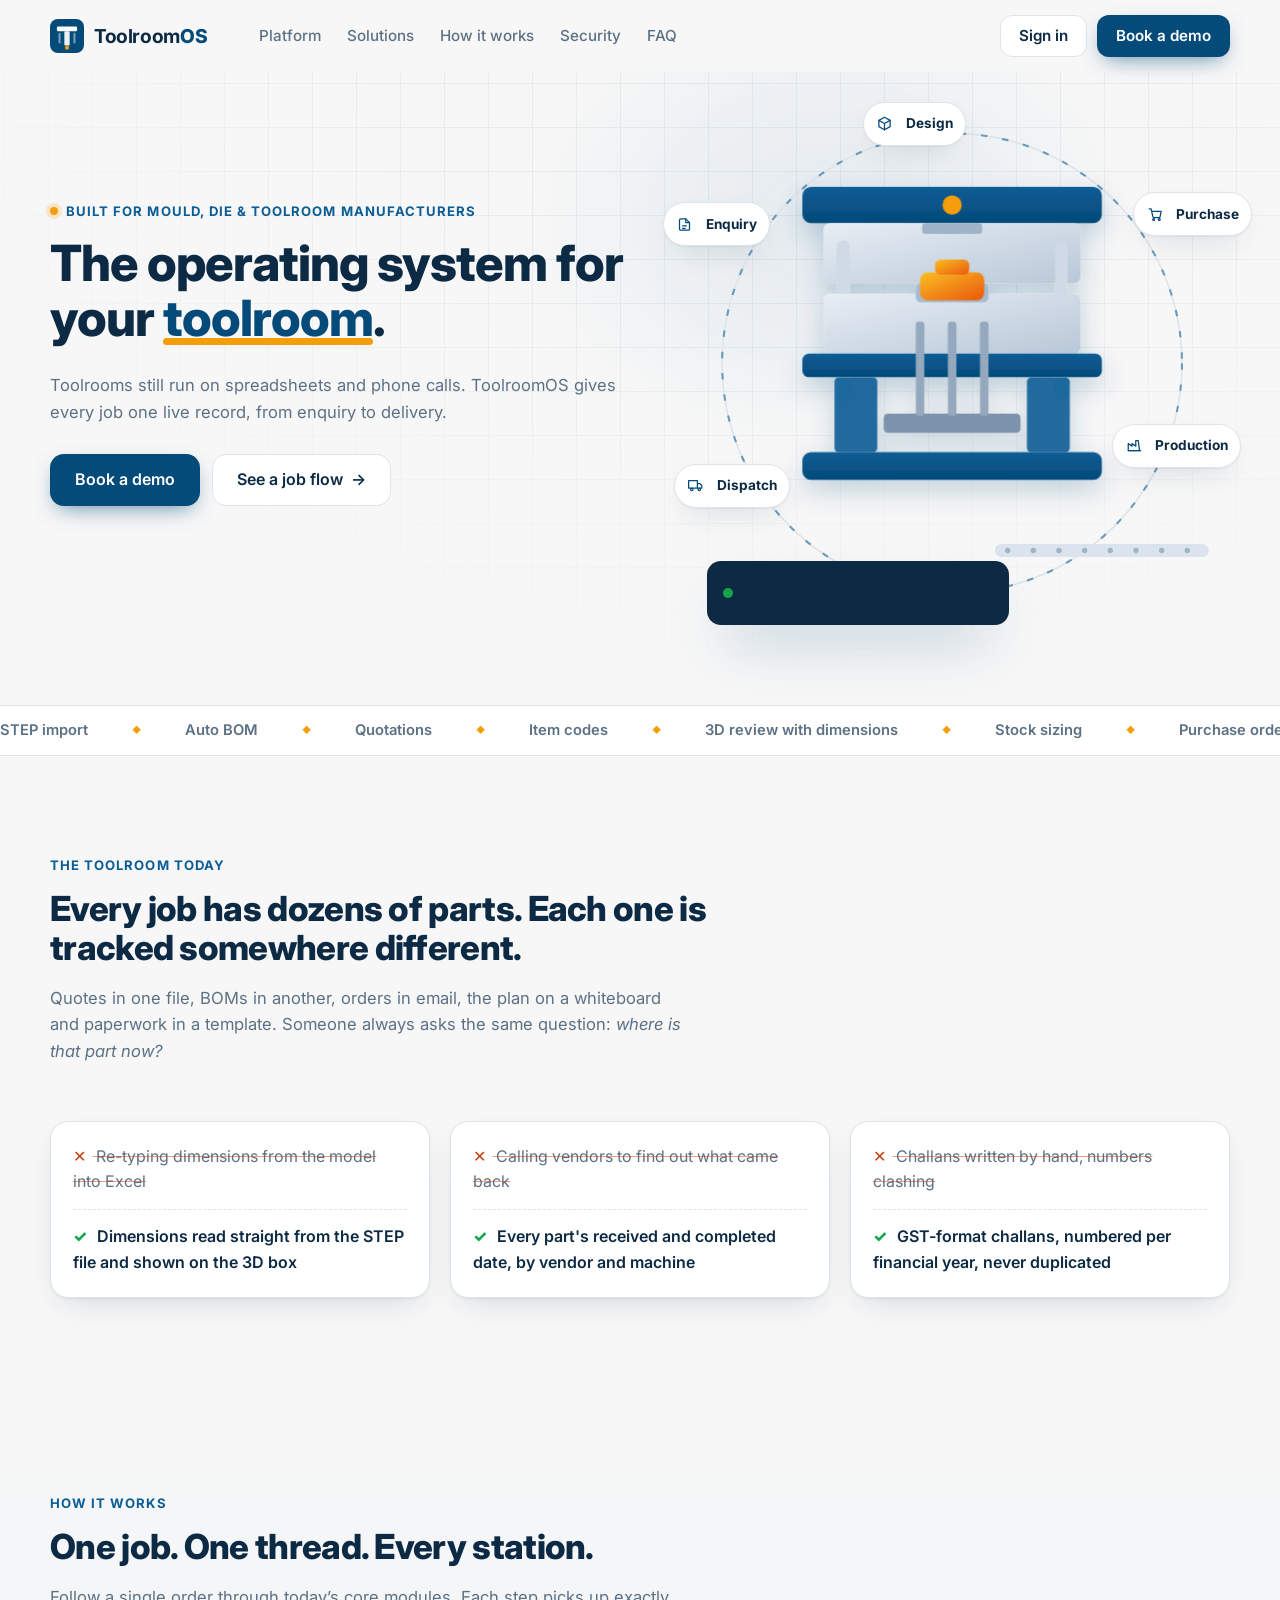
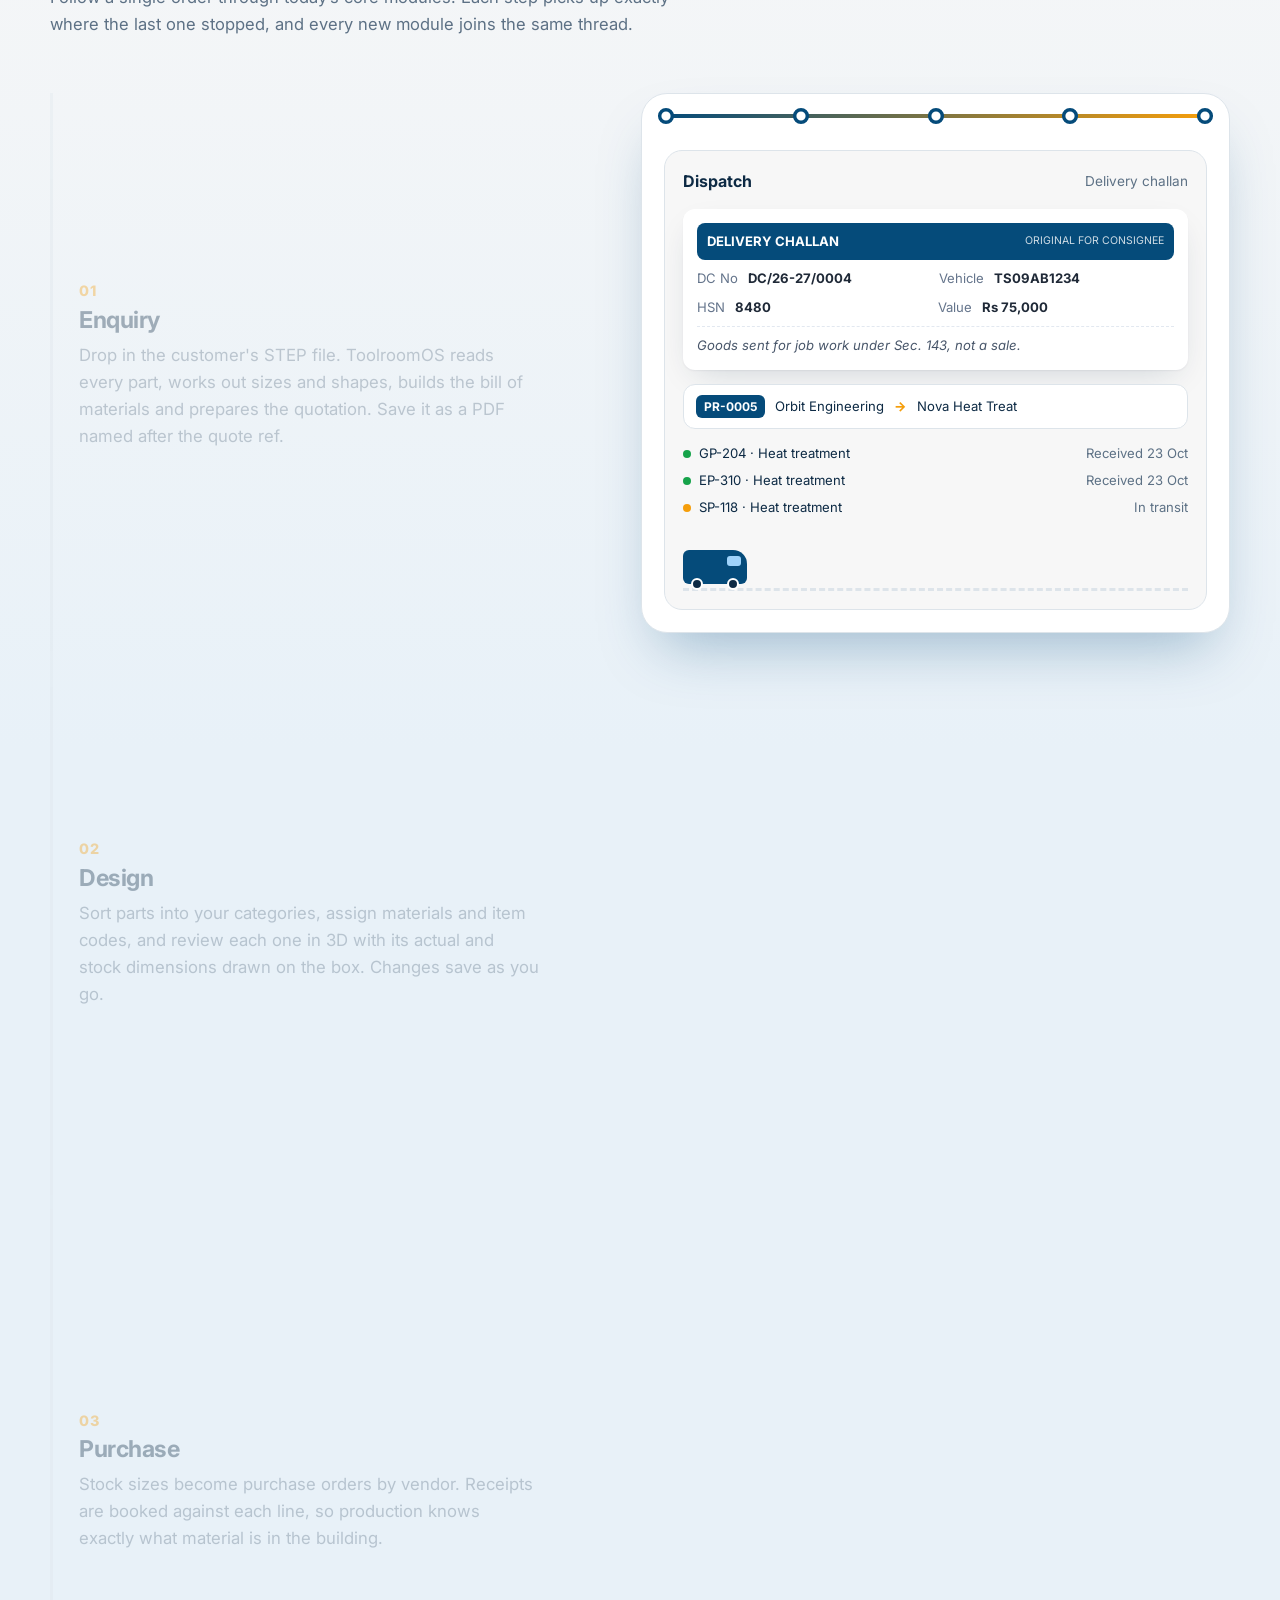
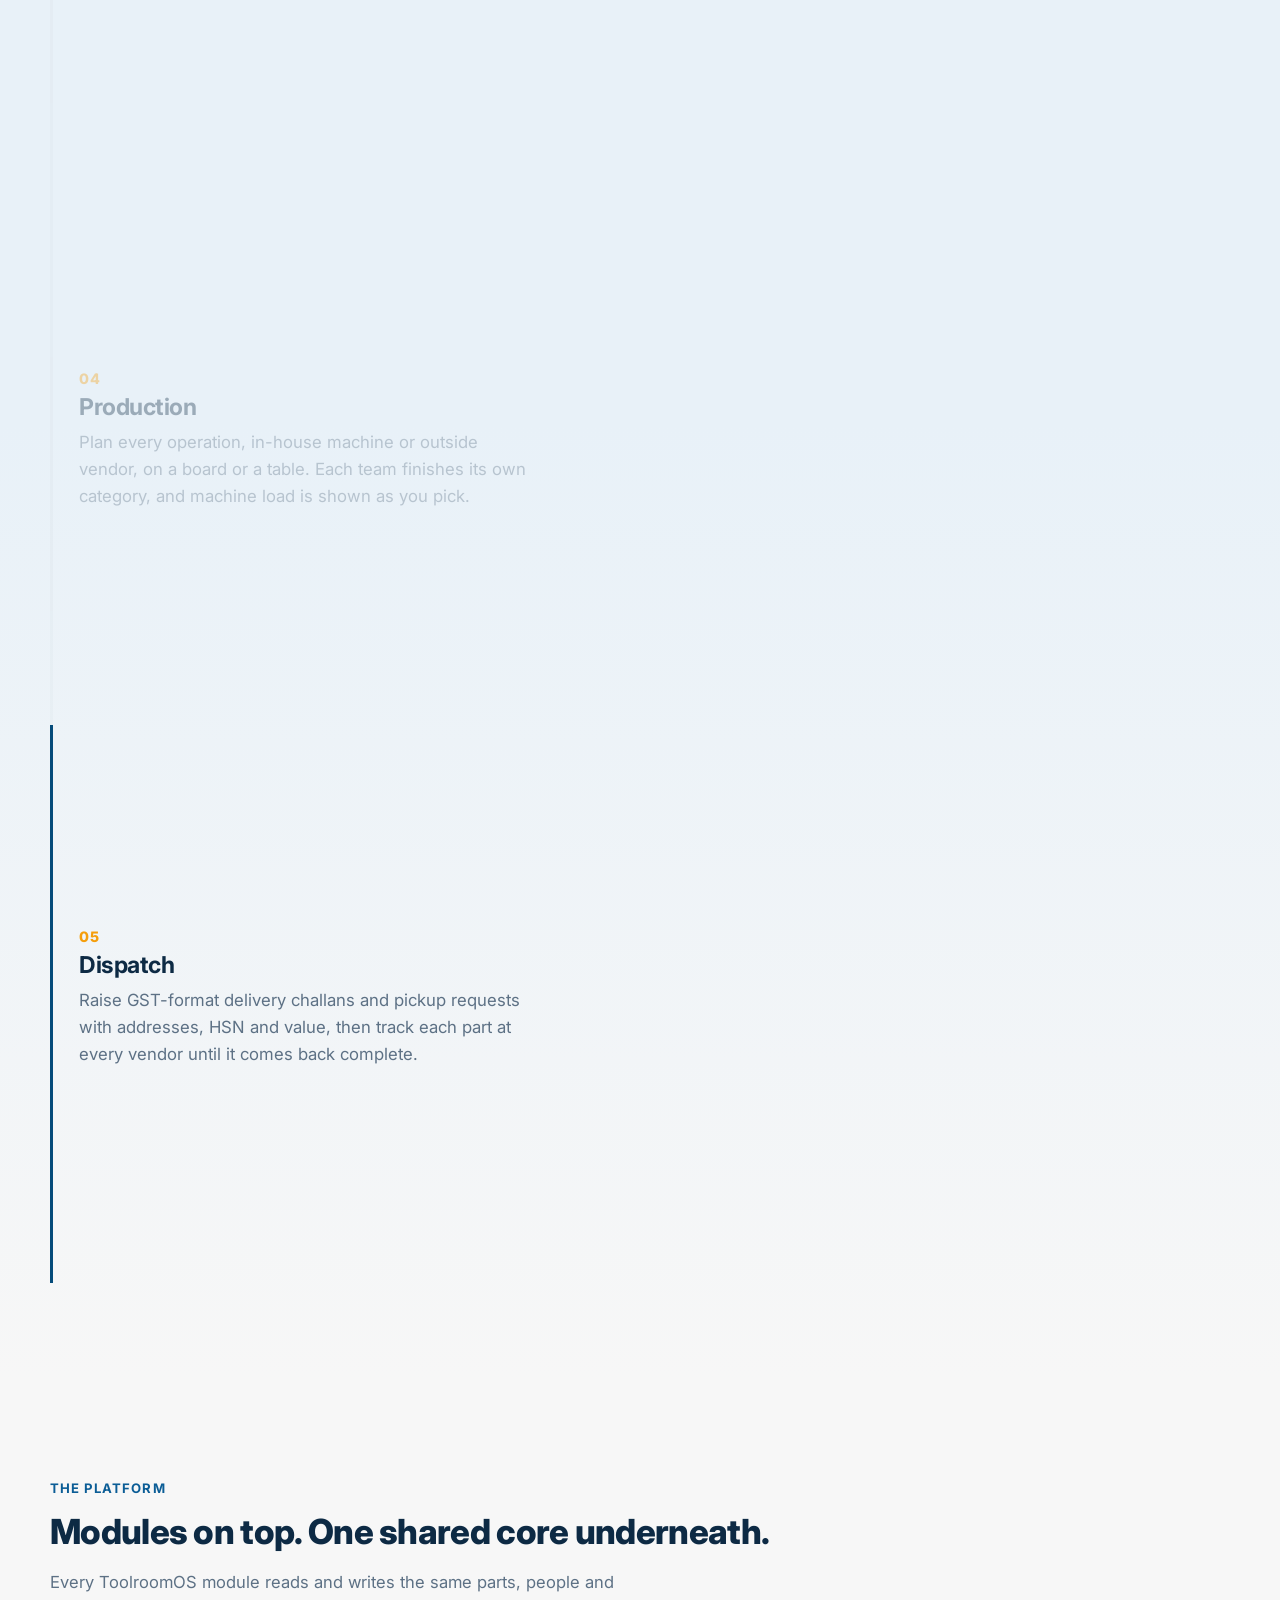
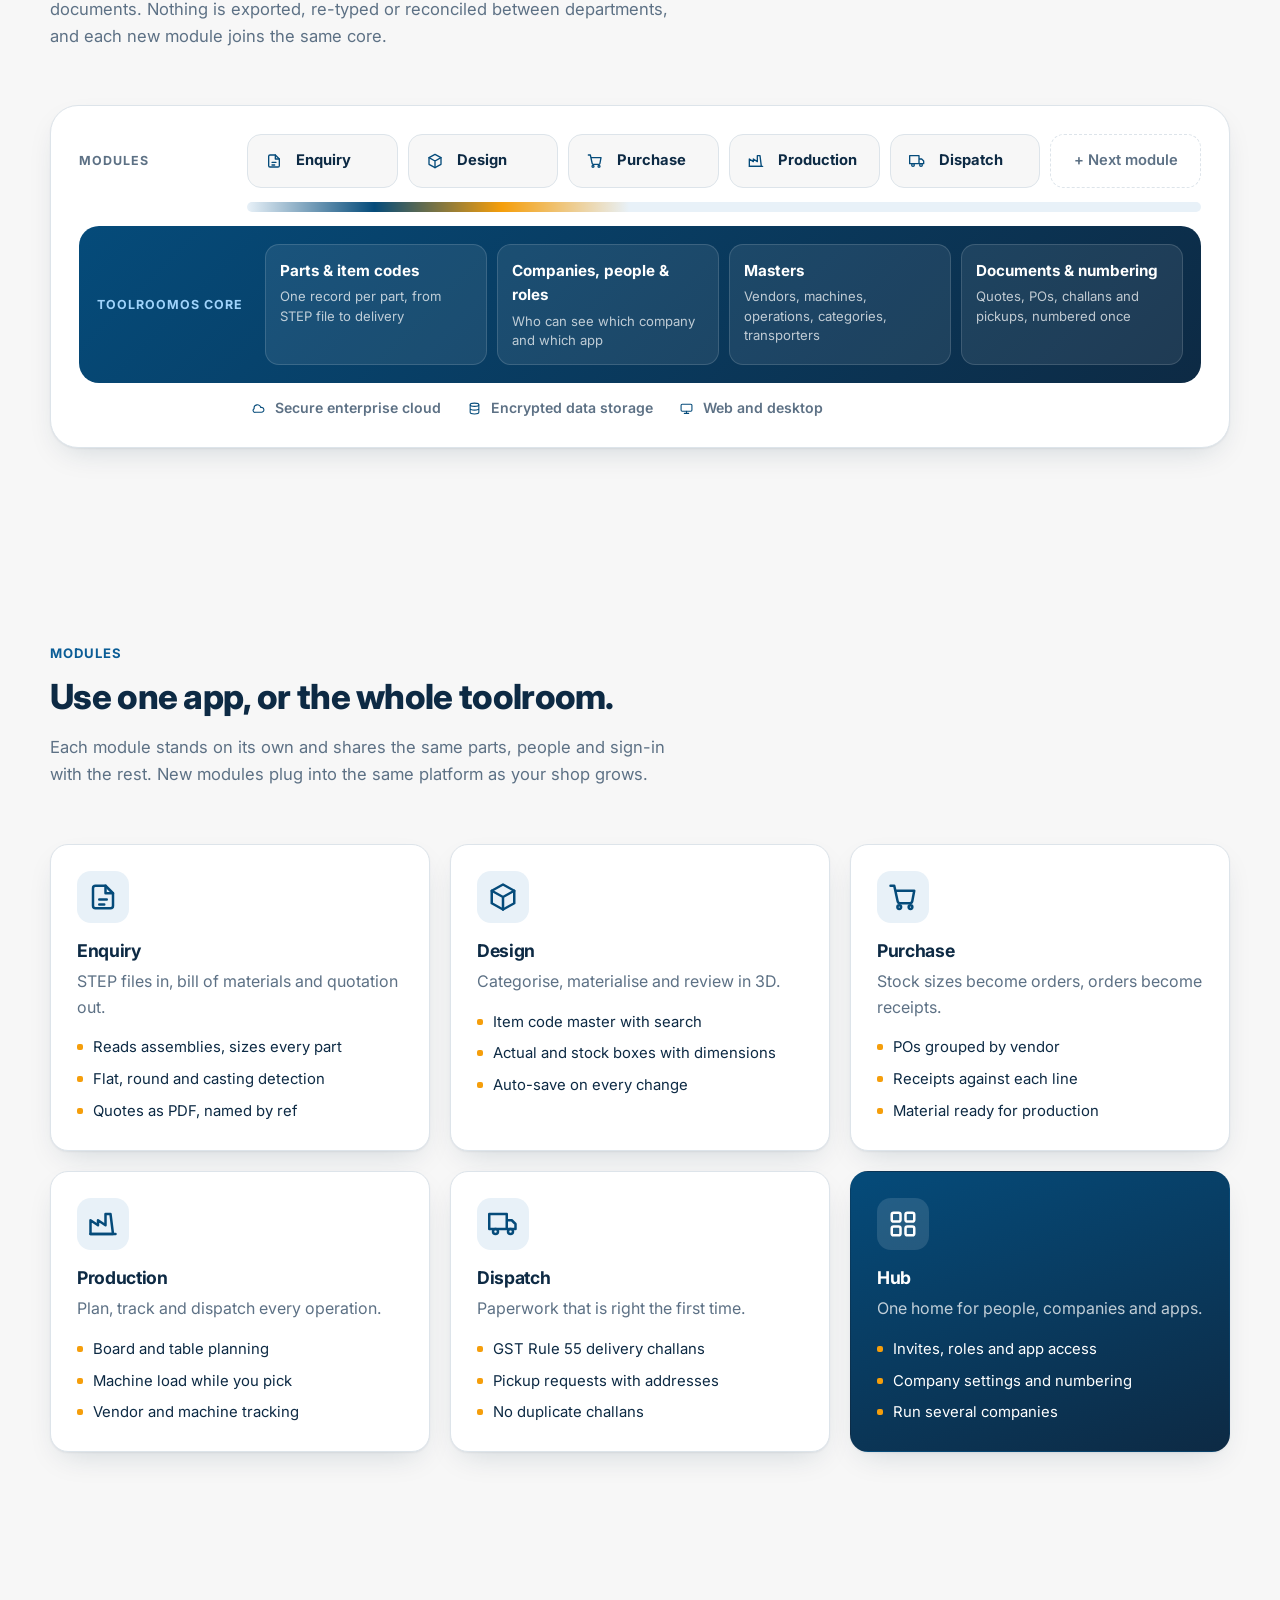
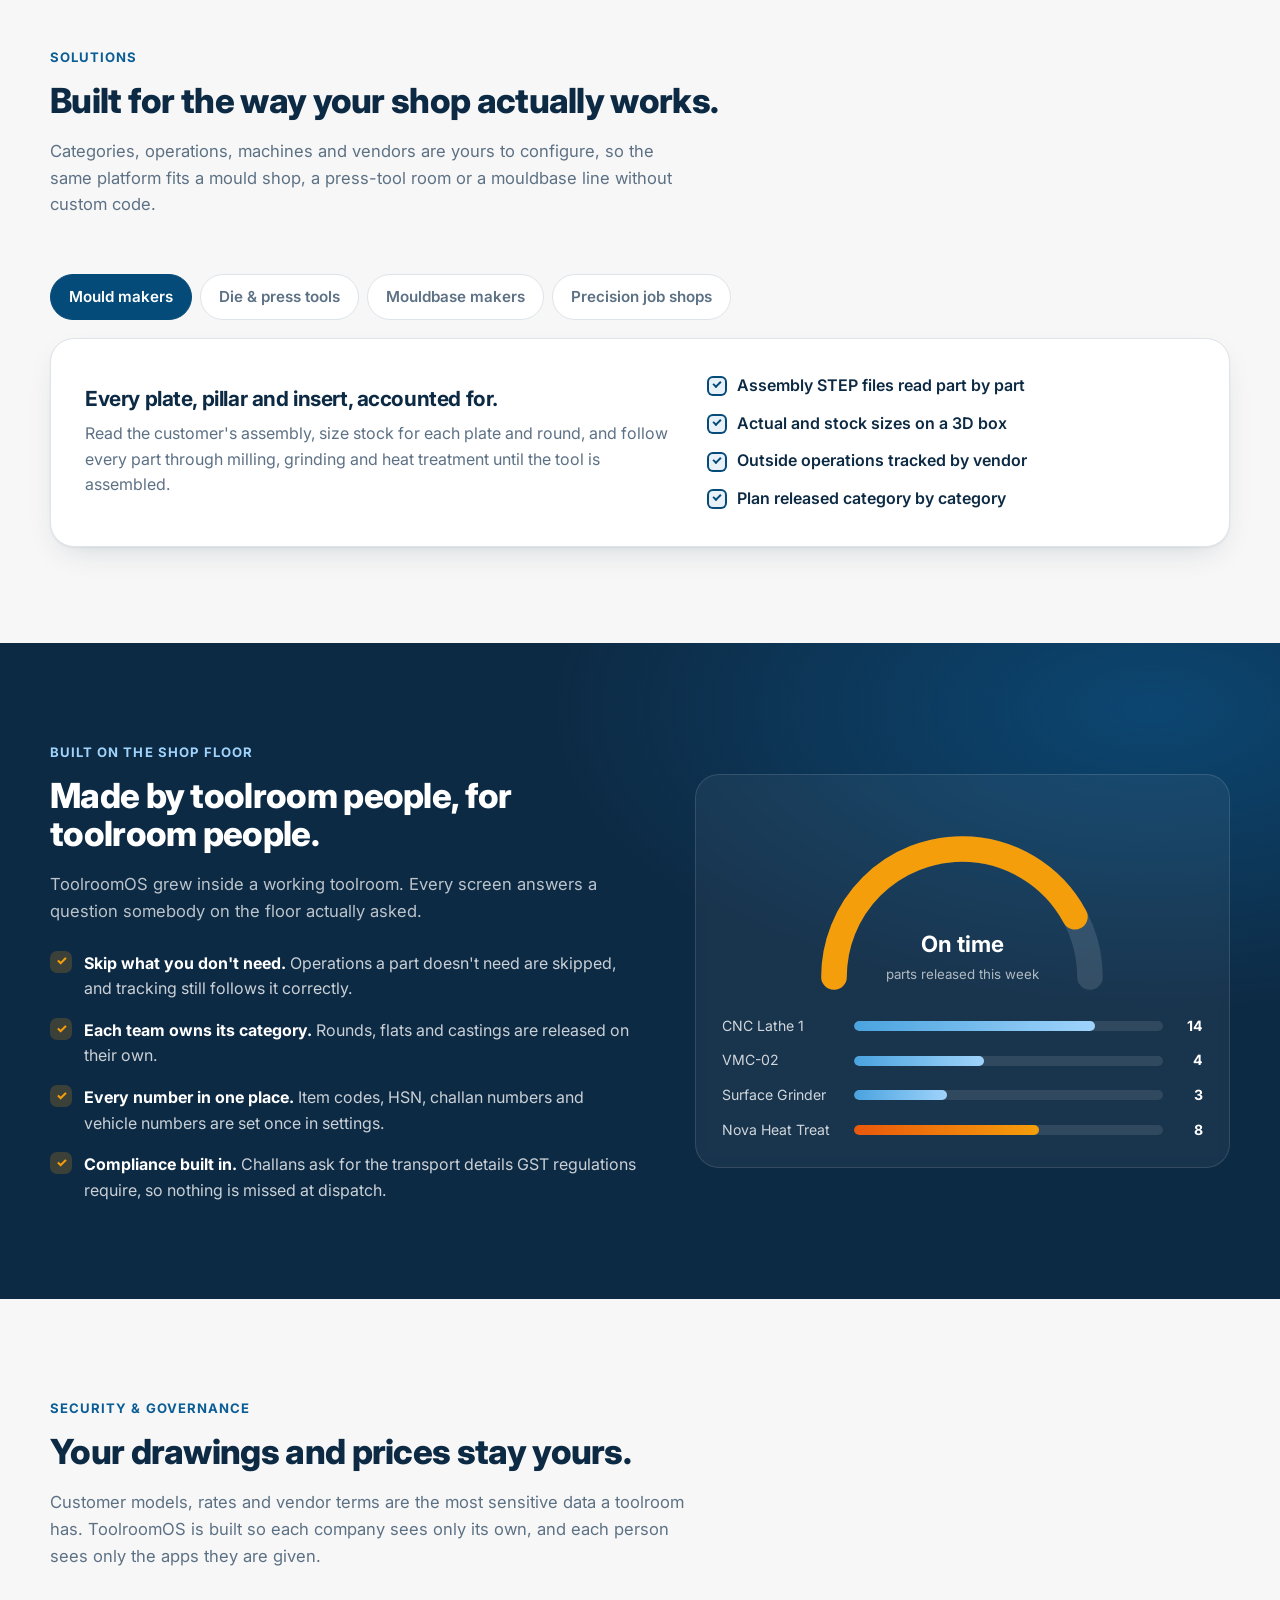
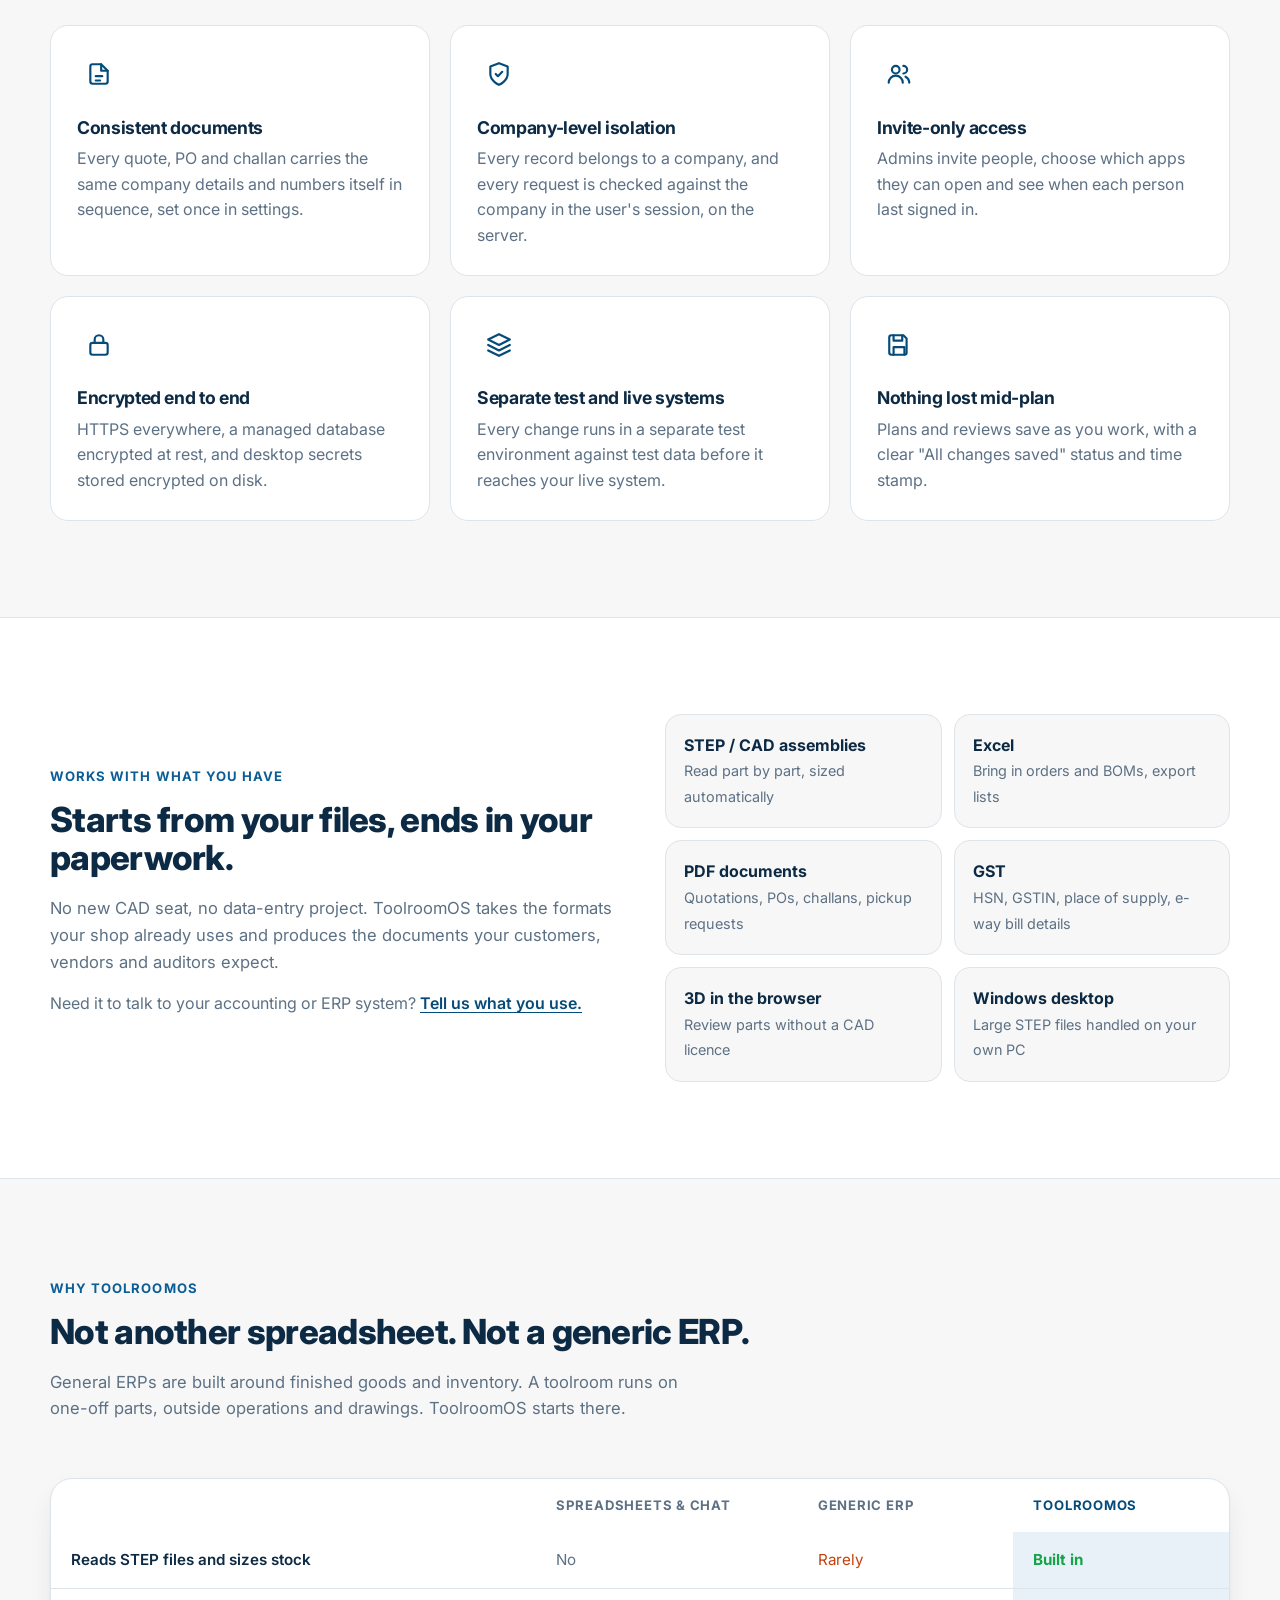
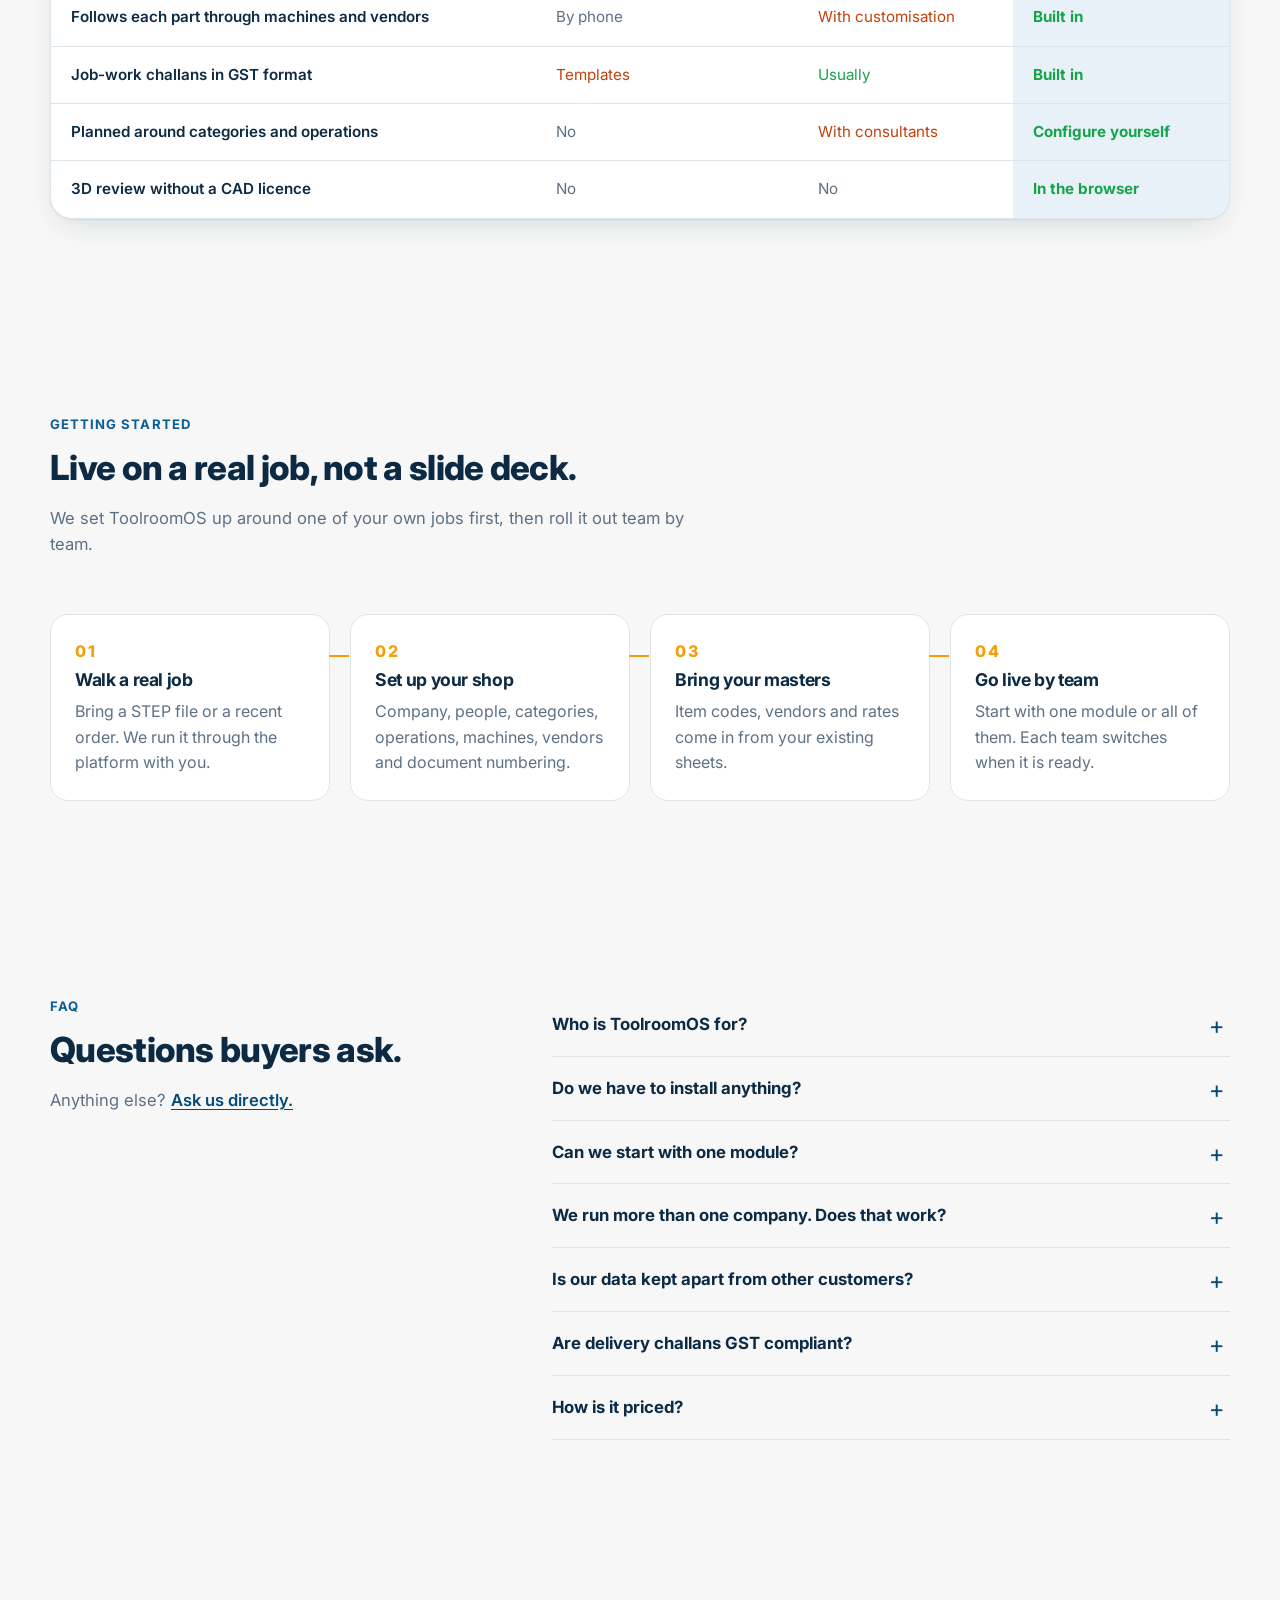
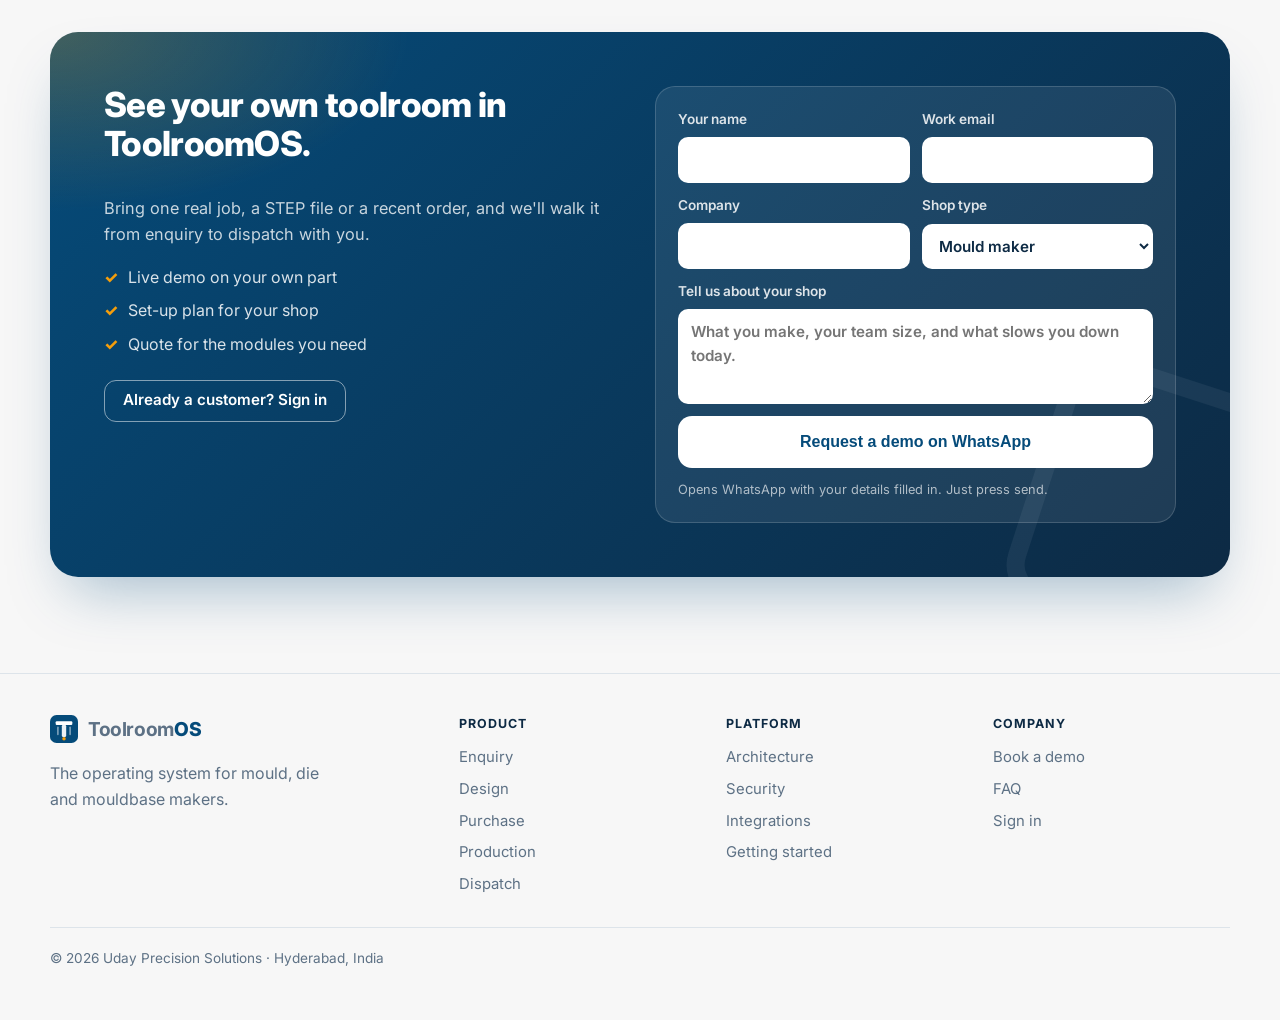
<file: index.html>
<!doctype html>
<html lang="en">
<head>
  <meta charset="utf-8" />
  <meta name="viewport" content="width=device-width, initial-scale=1" />
  <title>ToolroomOS: the operating system for your toolroom</title>
  <meta name="description" content="ToolroomOS connects every stage of a toolroom job on one platform, from the first enquiry to the last delivery. One live record per job, and new modules as your shop grows." />
  <meta name="theme-color" content="#054b7a" />
  <link rel="canonical" href="https://toolroomos.com/" />
  <link rel="icon" href="favicon.svg" type="image/svg+xml" />

  <meta property="og:type" content="website" />
  <meta property="og:title" content="ToolroomOS: the operating system for your toolroom" />
  <meta property="og:description" content="Every stage of a toolroom job on one connected platform." />
  <meta property="og:url" content="https://toolroomos.com/" />
  <meta property="og:image" content="https://toolroomos.com/assets/og.svg" />
  <meta name="twitter:card" content="summary_large_image" />

  <link rel="preconnect" href="https://fonts.googleapis.com" />
  <link rel="preconnect" href="https://fonts.gstatic.com" crossorigin />
  <link href="https://fonts.googleapis.com/css2?family=Inter:wght@400;500;600;700;800&display=swap" rel="stylesheet" />
  <link rel="stylesheet" href="assets/styles.css" />
  <script src="assets/main.js" defer></script>
</head>
<body>
  <a class="skip" href="#main">Skip to content</a>

  <!-- ───────────── Header ───────────── -->
  <header class="nav" id="nav">
    <div class="wrap nav__in">
      <a class="brand" href="#top" aria-label="ToolroomOS home">
        <img src="assets/logo.svg" alt="" width="34" height="34" />
        <span>Toolroom<b>OS</b></span>
      </a>
      <nav class="nav__links" id="navLinks" aria-label="Main">
        <a href="#platform">Platform</a>
        <a href="#solutions">Solutions</a>
        <a href="#flow">How it works</a>
        <a href="#security">Security</a>
        <a href="#faq">FAQ</a>
        <a href="#contact" class="btn btn--ghost nav__cta-mobile">Book a demo</a>
      </nav>
      <div class="nav__actions">
        <a class="btn btn--ghost" href="#" data-signin>Sign in</a>
        <a class="btn btn--primary" href="#contact">Book a demo</a>
        <button class="nav__burger" id="burger" aria-label="Open menu" aria-expanded="false" aria-controls="navLinks"><span></span><span></span></button>
      </div>
    </div>
  </header>

  <main id="main">
    <!-- ───────────── Hero ───────────── -->
    <section class="hero" id="top">
      <div class="hero__grid-bg" aria-hidden="true"></div>
      <div class="wrap hero__in">
        <div class="hero__copy reveal">
          <p class="eyebrow"><span class="dot"></span> Built for mould, die &amp; toolroom manufacturers</p>
          <h1>The operating system for your <span class="ink">toolroom</span>.</h1>
          <p class="lead">Toolrooms still run on spreadsheets and phone calls. ToolroomOS gives every job one live record, from enquiry to delivery.</p>
          <div class="hero__ctas">
            <a class="btn btn--primary btn--lg" href="#contact">Book a demo</a>
            <a class="btn btn--ghost btn--lg" href="#flow">See a job flow <span aria-hidden="true">→</span></a>
          </div>
        </div>

        <!-- Animated mould: plates open, ejector pins push the part out, the part rides to the next station -->
        <div class="hero__art reveal" aria-hidden="true">
          <svg class="mould" viewBox="0 0 520 470" role="presentation">
            <defs>
              <linearGradient id="gPlate" x1="0" y1="0" x2="0" y2="1">
                <stop offset="0" stop-color="#0b5d96" />
                <stop offset="1" stop-color="#054b7a" />
              </linearGradient>
              <linearGradient id="gSteel" x1="0" y1="0" x2="1" y2="1">
                <stop offset="0" stop-color="#e8eef5" />
                <stop offset="1" stop-color="#b9c8d8" />
              </linearGradient>
              <linearGradient id="gPart" x1="0" y1="0" x2="1" y2="1">
                <stop offset="0" stop-color="#fbbf24" />
                <stop offset="1" stop-color="#ea580c" />
              </linearGradient>
              <filter id="soft" x="-20%" y="-20%" width="140%" height="140%">
                <feDropShadow dx="0" dy="10" stdDeviation="12" flood-color="#054b7a" flood-opacity=".22" />
              </filter>
            </defs>

            <!-- orbit of stations -->
            <g class="orbit">
              <circle cx="260" cy="235" r="215" class="orbit__ring" />
              <circle cx="260" cy="235" r="215" class="orbit__dash" />
            </g>

            <g filter="url(#soft)">
              <!-- fixed half -->
              <g class="m-fixed">
                <rect x="120" y="70" width="280" height="34" rx="8" fill="url(#gPlate)" />
                <rect x="140" y="104" width="240" height="56" rx="6" fill="url(#gSteel)" />
                <rect x="232" y="104" width="56" height="10" rx="3" fill="#9fb3c8" />
                <circle cx="260" cy="87" r="9" fill="#f59e0b" />
              </g>

              <!-- guide pillars (fixed to the moving half) -->
              <g class="m-moving">
                <rect x="152" y="120" width="12" height="150" rx="6" fill="#cfdae6" />
                <rect x="356" y="120" width="12" height="150" rx="6" fill="#cfdae6" />
                <rect x="140" y="170" width="240" height="56" rx="6" fill="url(#gSteel)" />
                <rect x="226" y="160" width="68" height="18" rx="5" fill="#a8bbcf" />
                <rect x="120" y="226" width="280" height="22" rx="6" fill="url(#gPlate)" />
                <rect x="150" y="248" width="40" height="70" rx="4" fill="#0b5d96" opacity=".9" />
                <rect x="330" y="248" width="40" height="70" rx="4" fill="#0b5d96" opacity=".9" />
                <!-- ejector plate + pins -->
                <g class="m-ejector">
                  <rect x="196" y="282" width="128" height="18" rx="4" fill="#7c93ab" />
                  <rect x="226" y="196" width="8" height="88" rx="3" fill="#94a9be" />
                  <rect x="256" y="196" width="8" height="88" rx="3" fill="#94a9be" />
                  <rect x="286" y="196" width="8" height="88" rx="3" fill="#94a9be" />
                </g>
                <rect x="120" y="318" width="280" height="26" rx="8" fill="url(#gPlate)" />
              </g>

              <!-- the part -->
              <g class="m-part">
                <rect x="230" y="150" width="60" height="26" rx="7" fill="url(#gPart)" />
                <rect x="244" y="138" width="32" height="14" rx="5" fill="url(#gPart)" />
              </g>
            </g>

            <!-- conveyor -->
            <g class="conveyor">
              <rect x="300" y="404" width="200" height="12" rx="6" fill="#dbe4ee" />
              <g class="conveyor__dots">
                <circle cx="312" cy="410" r="2.5" /><circle cx="336" cy="410" r="2.5" /><circle cx="360" cy="410" r="2.5" />
                <circle cx="384" cy="410" r="2.5" /><circle cx="408" cy="410" r="2.5" /><circle cx="432" cy="410" r="2.5" />
                <circle cx="456" cy="410" r="2.5" /><circle cx="480" cy="410" r="2.5" />
              </g>
            </g>
          </svg>

          <!-- station badges riding the orbit -->
          <div class="badges">
            <span class="badge b1"><i class="ic ic--enquiry"></i>Enquiry</span>
            <span class="badge b2"><i class="ic ic--design"></i>Design</span>
            <span class="badge b3"><i class="ic ic--purchase"></i>Purchase</span>
            <span class="badge b4"><i class="ic ic--production"></i>Production</span>
            <span class="badge b5"><i class="ic ic--dispatch"></i>Dispatch</span>
          </div>
          <div class="hero__tag">
            <span class="pulse"></span>
            <div class="hero__tag-text" id="heroTag"><b>Enquiry · ENQ-1042</b><small>41 parts read from assembly.step</small></div>
          </div>
        </div>
      </div>
    </section>

    <!-- ───────────── Ticker ───────────── -->
    <section class="ticker" aria-label="What ToolroomOS handles">
      <div class="ticker__track">
        <span>STEP import</span><span>Auto BOM</span><span>Quotations</span><span>Item codes</span><span>3D review with dimensions</span>
        <span>Stock sizing</span><span>Purchase orders</span><span>Receipts</span><span>Category planning</span><span>Machine load</span>
        <span>Outsourcing</span><span>Pickup requests</span><span>GST delivery challans</span><span>Vendor tracking</span>
        <span aria-hidden="true">STEP import</span><span aria-hidden="true">Auto BOM</span><span aria-hidden="true">Quotations</span><span aria-hidden="true">Item codes</span><span aria-hidden="true">3D review with dimensions</span>
        <span aria-hidden="true">Stock sizing</span><span aria-hidden="true">Purchase orders</span><span aria-hidden="true">Receipts</span><span aria-hidden="true">Category planning</span><span aria-hidden="true">Machine load</span>
        <span aria-hidden="true">Outsourcing</span><span aria-hidden="true">Pickup requests</span><span aria-hidden="true">GST delivery challans</span><span aria-hidden="true">Vendor tracking</span>
      </div>
    </section>

    <!-- ───────────── Problem ───────────── -->
    <section class="section problem" id="why">
      <div class="wrap">
        <div class="section__head reveal">
          <p class="eyebrow">The toolroom today</p>
          <h2>Every job has dozens of parts. Each one is tracked somewhere different.</h2>
          <p class="lead">Quotes in one file, BOMs in another, orders in email, the plan on a whiteboard and paperwork in a template. Someone always asks the same question: <em>where is that part now?</em></p>
        </div>
        <div class="problem__grid">
          <article class="pcard reveal">
            <div class="pcard__before"><span class="x">✕</span> Re-typing dimensions from the model into Excel</div>
            <div class="pcard__after"><span class="ok">✓</span> Dimensions read straight from the STEP file and shown on the 3D box</div>
          </article>
          <article class="pcard reveal">
            <div class="pcard__before"><span class="x">✕</span> Calling vendors to find out what came back</div>
            <div class="pcard__after"><span class="ok">✓</span> Every part's received and completed date, by vendor and machine</div>
          </article>
          <article class="pcard reveal">
            <div class="pcard__before"><span class="x">✕</span> Challans written by hand, numbers clashing</div>
            <div class="pcard__after"><span class="ok">✓</span> GST-format challans, numbered per financial year, never duplicated</div>
          </article>
        </div>
      </div>
    </section>

    <!-- ───────────── Flow (sticky story) ───────────── -->
    <section class="section flow" id="flow">
      <div class="wrap">
        <div class="section__head reveal">
          <p class="eyebrow">How it works</p>
          <h2>One job. One thread. Every station.</h2>
          <p class="lead">Follow a single order through today’s core modules. Each step picks up exactly where the last one stopped, and every new module joins the same thread.</p>
        </div>

        <div class="flow__grid">
          <ol class="flow__steps">
            <li class="step" data-step="0">
              <span class="step__no">01</span>
              <h3>Enquiry</h3>
              <p>Drop in the customer's STEP file. ToolroomOS reads every part, works out sizes and shapes, builds the bill of materials and prepares the quotation. Save it as a PDF named after the quote ref.</p>
            </li>
            <li class="step" data-step="1">
              <span class="step__no">02</span>
              <h3>Design</h3>
              <p>Sort parts into your categories, assign materials and item codes, and review each one in 3D with its actual and stock dimensions drawn on the box. Changes save as you go.</p>
            </li>
            <li class="step" data-step="2">
              <span class="step__no">03</span>
              <h3>Purchase</h3>
              <p>Stock sizes become purchase orders by vendor. Receipts are booked against each line, so production knows exactly what material is in the building.</p>
            </li>
            <li class="step" data-step="3">
              <span class="step__no">04</span>
              <h3>Production</h3>
              <p>Plan every operation, in-house machine or outside vendor, on a board or a table. Each team finishes its own category, and machine load is shown as you pick.</p>
            </li>
            <li class="step" data-step="4">
              <span class="step__no">05</span>
              <h3>Dispatch</h3>
              <p>Raise GST-format delivery challans and pickup requests with addresses, HSN and value, then track each part at every vendor until it comes back complete.</p>
            </li>
          </ol>

          <div class="flow__stage" aria-hidden="true">
            <div class="stage">
              <div class="stage__rail"><span class="stage__fill"></span>
                <i style="--i:0"></i><i style="--i:1"></i><i style="--i:2"></i><i style="--i:3"></i><i style="--i:4"></i>
              </div>

              <!-- 01 Enquiry -->
              <div class="screen s0">
                <div class="screen__bar"><b>Enquiry</b><span>New enquiry · ENQ-1042</span></div>
                <div class="drop"><div class="drop__file">assembly.step</div><div class="drop__label">Reading 41 parts…</div><div class="drop__bar"><span></span></div></div>
                <table class="mini">
                  <tr><th>Part</th><th>Shape</th><th>Size (mm)</th></tr>
                  <tr class="r"><td>Core plate</td><td>Flat</td><td>450 × 340 × 60</td></tr>
                  <tr class="r"><td>Guide pillar</td><td>Round</td><td>Ø 32 × 180</td></tr>
                  <tr class="r"><td>Pressure pad</td><td>Flat</td><td>220 × 90 × 40</td></tr>
                </table>
                <div class="quote"><span>Quotation QT/26-27/118</span><b>Ready</b></div>
              </div>

              <!-- 02 Design -->
              <div class="screen s1">
                <div class="screen__bar"><b>Design</b><span>Review · Core plate</span></div>
                <div class="cube-wrap">
                  <div class="cube">
                    <div class="f f1"></div><div class="f f2"></div><div class="f f3"></div>
                    <div class="f f4"></div><div class="f f5"></div><div class="f f6"></div>
                  </div>
                  <span class="dim d1">450</span><span class="dim d2">340</span><span class="dim d3">205</span>
                  <span class="dim p1">460</span><span class="dim p2">350</span>
                </div>
                <div class="fields">
                  <div><small>Item code</small><b>CP-101</b></div>
                  <div><small>Material</small><b>EN31</b></div>
                  <div class="saved">All changes saved</div>
                </div>
              </div>

              <!-- 03 Purchase -->
              <div class="screen s2">
                <div class="screen__bar"><b>Purchase</b><span>PO-2207 · Apex Steels</span></div>
                <ul class="po">
                  <li><span class="tick"></span>Flats · EN31 · 460 × 350 × 65</li>
                  <li><span class="tick"></span>Rounds · EN8 · Ø 40 × 190</li>
                  <li><span class="tick"></span>Flats · P20 · 230 × 100 × 45</li>
                  <li><span class="tick"></span>Rounds · EN353 · Ø 25 × 120</li>
                </ul>
                <div class="po__foot"><span>Received</span><div class="meter"><span></span></div></div>
              </div>

              <!-- 04 Production -->
              <div class="screen s3">
                <div class="screen__bar"><b>Production</b><span>Plan · Rounds</span></div>
                <div class="kanban">
                  <div class="col"><small>To assign</small><div class="card k1">GP-204</div><div class="card k2">EP-310</div><div class="card card--idle">SP-118</div><div class="card card--idle">CV-102</div></div>
                  <div class="col"><small>Turning</small><div class="slot"></div><div class="pill">CNC Lathe 1 · 14 queued</div></div>
                  <div class="col"><small>Heat treat</small><div class="slot"></div><div class="pill pill--v">Nova Heat Treat · vendor</div></div>
                </div>
                <div class="screen__foot"><span class="ok-dot"></span>All changes saved<b class="cta">Complete Rounds</b></div>
              </div>

              <!-- 05 Dispatch -->
              <div class="screen s4">
                <div class="screen__bar"><b>Dispatch</b><span>Delivery challan</span></div>
                <div class="dc">
                  <div class="dc__head"><b>DELIVERY CHALLAN</b><small>ORIGINAL FOR CONSIGNEE</small></div>
                  <div class="dc__row"><span>DC No</span><b>DC/26-27/0004</b><span>Vehicle</span><b>TS09AB1234</b></div>
                  <div class="dc__row"><span>HSN</span><b>8480</b><span>Value</span><b>Rs 75,000</b></div>
                  <div class="dc__note">Goods sent for job work under Sec. 143, not a sale.</div>
                </div>
                <div class="pr"><b>PR-0005</b><span>Orbit Engineering</span><i>→</i><span>Nova Heat Treat</span></div>
                <ul class="track">
                  <li><i></i>GP-204 · Heat treatment<em>Received 23 Oct</em></li>
                  <li><i></i>EP-310 · Heat treatment<em>Received 23 Oct</em></li>
                  <li><i class="wait"></i>SP-118 · Heat treatment<em>In transit</em></li>
                </ul>
                <div class="road"><div class="truck"><span></span></div></div>
              </div>
            </div>
          </div>
        </div>
      </div>
    </section>

    <!-- ───────────── Platform ───────────── -->
    <section class="section platform" id="platform">
      <div class="wrap">
        <div class="section__head reveal">
          <p class="eyebrow">The platform</p>
          <h2>Modules on top. One shared core underneath.</h2>
          <p class="lead">Every ToolroomOS module reads and writes the same parts, people and documents. Nothing is exported, re-typed or reconciled between departments, and each new module joins the same core.</p>
        </div>

        <div class="arch reveal" role="img" aria-label="ToolroomOS architecture: modules sit on a shared core of parts, people, documents and settings, running in the cloud with a Windows desktop app.">
          <div class="arch__layer">
            <span class="arch__label">Modules</span>
            <div class="arch__apps">
              <div class="app"><i class="ic ic--enquiry"></i>Enquiry</div>
              <div class="app"><i class="ic ic--design"></i>Design</div>
              <div class="app"><i class="ic ic--purchase"></i>Purchase</div>
              <div class="app"><i class="ic ic--production"></i>Production</div>
              <div class="app"><i class="ic ic--dispatch"></i>Dispatch</div>
              <div class="app app--next">+ Next module</div>
            </div>
          </div>
          <div class="arch__bus" aria-hidden="true"><span></span></div>
          <div class="arch__layer arch__layer--core">
            <span class="arch__label">ToolroomOS core</span>
            <div class="arch__core">
              <div class="core"><b>Parts &amp; item codes</b><small>One record per part, from STEP file to delivery</small></div>
              <div class="core"><b>Companies, people &amp; roles</b><small>Who can see which company and which app</small></div>
              <div class="core"><b>Masters</b><small>Vendors, machines, operations, categories, transporters</small></div>
              <div class="core"><b>Documents &amp; numbering</b><small>Quotes, POs, challans and pickups, numbered once</small></div>
            </div>
          </div>
          <div class="arch__base">
            <span><i class="ic ic--cloud"></i>Secure enterprise cloud</span>
            <span><i class="ic ic--db"></i>Encrypted data storage</span>
            <span><i class="ic ic--desktop"></i>Web and desktop</span>
          </div>
        </div>
      </div>
    </section>

    <!-- ───────────── Modules ───────────── -->
    <section class="section modules" id="modules">
      <div class="wrap">
        <div class="section__head reveal">
          <p class="eyebrow">Modules</p>
          <h2>Use one app, or the whole toolroom.</h2>
          <p class="lead">Each module stands on its own and shares the same parts, people and sign-in with the rest. New modules plug into the same platform as your shop grows.</p>
        </div>
        <div class="mgrid">
          <article class="mcard reveal" style="--d:0">
            <div class="mcard__ic"><i class="ic ic--enquiry"></i></div>
            <h3>Enquiry</h3>
            <p>STEP files in, bill of materials and quotation out.</p>
            <ul><li>Reads assemblies, sizes every part</li><li>Flat, round and casting detection</li><li>Quotes as PDF, named by ref</li></ul>
          </article>
          <article class="mcard reveal" style="--d:1">
            <div class="mcard__ic"><i class="ic ic--design"></i></div>
            <h3>Design</h3>
            <p>Categorise, materialise and review in 3D.</p>
            <ul><li>Item code master with search</li><li>Actual and stock boxes with dimensions</li><li>Auto-save on every change</li></ul>
          </article>
          <article class="mcard reveal" style="--d:2">
            <div class="mcard__ic"><i class="ic ic--purchase"></i></div>
            <h3>Purchase</h3>
            <p>Stock sizes become orders, orders become receipts.</p>
            <ul><li>POs grouped by vendor</li><li>Receipts against each line</li><li>Material ready for production</li></ul>
          </article>
          <article class="mcard reveal" style="--d:3">
            <div class="mcard__ic"><i class="ic ic--production"></i></div>
            <h3>Production</h3>
            <p>Plan, track and dispatch every operation.</p>
            <ul><li>Board and table planning</li><li>Machine load while you pick</li><li>Vendor and machine tracking</li></ul>
          </article>
          <article class="mcard reveal" style="--d:4">
            <div class="mcard__ic"><i class="ic ic--dispatch"></i></div>
            <h3>Dispatch</h3>
            <p>Paperwork that is right the first time.</p>
            <ul><li>GST Rule 55 delivery challans</li><li>Pickup requests with addresses</li><li>No duplicate challans</li></ul>
          </article>
          <article class="mcard mcard--hub reveal" style="--d:5">
            <div class="mcard__ic"><i class="ic ic--hub"></i></div>
            <h3>Hub</h3>
            <p>One home for people, companies and apps.</p>
            <ul><li>Invites, roles and app access</li><li>Company settings and numbering</li><li>Run several companies</li></ul>
          </article>
        </div>
      </div>
    </section>

    <!-- ───────────── Solutions ───────────── -->
    <section class="section solutions" id="solutions">
      <div class="wrap">
        <div class="section__head reveal">
          <p class="eyebrow">Solutions</p>
          <h2>Built for the way your shop actually works.</h2>
          <p class="lead">Categories, operations, machines and vendors are yours to configure, so the same platform fits a mould shop, a press-tool room or a mouldbase line without custom code.</p>
        </div>
        <div class="tabs reveal" data-tabs>
          <div class="tabs__list" role="tablist" aria-label="Shop types">
            <button role="tab" id="t-mould" aria-controls="p-mould" aria-selected="true">Mould makers</button>
            <button role="tab" id="t-die" aria-controls="p-die" aria-selected="false" tabindex="-1">Die &amp; press tools</button>
            <button role="tab" id="t-base" aria-controls="p-base" aria-selected="false" tabindex="-1">Mouldbase makers</button>
            <button role="tab" id="t-job" aria-controls="p-job" aria-selected="false" tabindex="-1">Precision job shops</button>
          </div>
          <div class="tabs__panel" role="tabpanel" id="p-mould" aria-labelledby="t-mould">
            <div><h3>Every plate, pillar and insert, accounted for.</h3><p>Read the customer's assembly, size stock for each plate and round, and follow every part through milling, grinding and heat treatment until the tool is assembled.</p></div>
            <ul class="ticks"><li>Assembly STEP files read part by part</li><li>Actual and stock sizes on a 3D box</li><li>Outside operations tracked by vendor</li><li>Plan released category by category</li></ul>
          </div>
          <div class="tabs__panel" role="tabpanel" id="p-die" aria-labelledby="t-die" hidden>
            <div><h3>Punches, plates and strippers through every outside step.</h3><p>Press tools lean on heat treatment, wire cut and grinding vendors. Raise GST-format challans per vendor and see what is out, where, and since when.</p></div>
            <ul class="ticks"><li>Job-work challans with HSN and value</li><li>E-way bill details checked as regulations require</li><li>One challan per part until it comes back</li><li>Received and completed dates per stage</li></ul>
          </div>
          <div class="tabs__panel" role="tabpanel" id="p-base" aria-labelledby="t-base" hidden>
            <div><h3>Standard plate sets, quoted and bought in minutes.</h3><p>Repeat sizes and materials are where mouldbase makers win or lose margin. Keep one item-code master and turn stock sizes straight into vendor purchase orders.</p></div>
            <ul class="ticks"><li>Item-code master with instant search</li><li>Quotes from STEP, saved as PDF</li><li>POs grouped by vendor and material</li><li>Custom weights where the vendor bills differently</li></ul>
          </div>
          <div class="tabs__panel" role="tabpanel" id="p-job" aria-labelledby="t-job" hidden>
            <div><h3>Mixed jobs, one view of the floor.</h3><p>When every order is different, the plan is the product. Assign each operation to a machine or vendor and see the load building up as you go.</p></div>
            <ul class="ticks"><li>Board and table planning views</li><li>Machine load while you assign</li><li>Each team completes its own category</li><li>Everything saves as you work</li></ul>
          </div>
        </div>
      </div>
    </section>

    <!-- ───────────── Shop floor highlights ───────────── -->
    <section class="section floor" id="shopfloor">
      <div class="wrap floor__in">
        <div class="floor__copy reveal">
          <p class="eyebrow eyebrow--light">Built on the shop floor</p>
          <h2>Made by toolroom people, for toolroom people.</h2>
          <p class="lead">ToolroomOS grew inside a working toolroom. Every screen answers a question somebody on the floor actually asked.</p>
          <ul class="checks">
            <li><b>Skip what you don't need.</b> Operations a part doesn't need are skipped, and tracking still follows it correctly.</li>
            <li><b>Each team owns its category.</b> Rounds, flats and castings are released on their own.</li>
            <li><b>Every number in one place.</b> Item codes, HSN, challan numbers and vehicle numbers are set once in settings.</li>
            <li><b>Compliance built in.</b> Challans ask for the transport details GST regulations require, so nothing is missed at dispatch.</li>
          </ul>
        </div>
        <div class="floor__art reveal" aria-hidden="true">
          <div class="gauge">
            <svg viewBox="0 0 200 120">
              <path d="M20 110 A80 80 0 0 1 180 110" class="gauge__track" />
              <path d="M20 110 A80 80 0 0 1 180 110" class="gauge__val" />
            </svg>
            <div class="gauge__label"><b>On time</b><small>parts released this week</small></div>
          </div>
          <div class="stack">
            <div class="srow"><span>CNC Lathe 1</span><div class="bar"><i style="--w:78%"></i></div><em>14</em></div>
            <div class="srow"><span>VMC-02</span><div class="bar"><i style="--w:42%"></i></div><em>4</em></div>
            <div class="srow"><span>Surface Grinder</span><div class="bar"><i style="--w:30%"></i></div><em>3</em></div>
            <div class="srow"><span>Nova Heat Treat</span><div class="bar bar--v"><i style="--w:60%"></i></div><em>8</em></div>
          </div>
        </div>
      </div>
    </section>

    <!-- ───────────── Security & governance ───────────── -->
    <section class="section security" id="security">
      <div class="wrap">
        <div class="section__head reveal">
          <p class="eyebrow">Security &amp; governance</p>
          <h2>Your drawings and prices stay yours.</h2>
          <p class="lead">Customer models, rates and vendor terms are the most sensitive data a toolroom has. ToolroomOS is built so each company sees only its own, and each person sees only the apps they are given.</p>
        </div>
        <div class="sgrid">
          <article class="scard reveal"><i class="ic ic--enquiry"></i><h3>Consistent documents</h3><p>Every quote, PO and challan carries the same company details and numbers itself in sequence, set once in settings.</p></article>
          <article class="scard reveal"><i class="ic ic--shield"></i><h3>Company-level isolation</h3><p>Every record belongs to a company, and every request is checked against the company in the user's session, on the server.</p></article>
          <article class="scard reveal"><i class="ic ic--users"></i><h3>Invite-only access</h3><p>Admins invite people, choose which apps they can open and see when each person last signed in.</p></article>
          <article class="scard reveal"><i class="ic ic--lock"></i><h3>Encrypted end to end</h3><p>HTTPS everywhere, a managed database encrypted at rest, and desktop secrets stored encrypted on disk.</p></article>
          <article class="scard reveal"><i class="ic ic--layers"></i><h3>Separate test and live systems</h3><p>Every change runs in a separate test environment against test data before it reaches your live system.</p></article>
          <article class="scard reveal"><i class="ic ic--save"></i><h3>Nothing lost mid-plan</h3><p>Plans and reviews save as you work, with a clear "All changes saved" status and time stamp.</p></article>
        </div>
      </div>
    </section>

    <!-- ───────────── Integrations ───────────── -->
    <section class="section integ" id="integrations">
      <div class="wrap integ__in">
        <div class="reveal">
          <p class="eyebrow">Works with what you have</p>
          <h2>Starts from your files, ends in your paperwork.</h2>
          <p class="lead">No new CAD seat, no data-entry project. ToolroomOS takes the formats your shop already uses and produces the documents your customers, vendors and auditors expect.</p>
          <p class="integ__ask">Need it to talk to your accounting or ERP system? <a href="#contact">Tell us what you use.</a></p>
        </div>
        <ul class="ilist reveal">
          <li><b>STEP / CAD assemblies</b><span>Read part by part, sized automatically</span></li>
          <li><b>Excel</b><span>Bring in orders and BOMs, export lists</span></li>
          <li><b>PDF documents</b><span>Quotations, POs, challans, pickup requests</span></li>
          <li><b>GST</b><span>HSN, GSTIN, place of supply, e-way bill details</span></li>
          <li><b>3D in the browser</b><span>Review parts without a CAD licence</span></li>
          <li><b>Windows desktop</b><span>Large STEP files handled on your own PC</span></li>
        </ul>
      </div>
    </section>

    <!-- ───────────── Comparison ───────────── -->
    <section class="section compare" id="compare">
      <div class="wrap">
        <div class="section__head reveal">
          <p class="eyebrow">Why ToolroomOS</p>
          <h2>Not another spreadsheet. Not a generic ERP.</h2>
          <p class="lead">General ERPs are built around finished goods and inventory. A toolroom runs on one-off parts, outside operations and drawings. ToolroomOS starts there.</p>
        </div>
        <div class="cmp reveal" role="region" aria-label="Comparison" tabindex="0">
          <table>
            <thead><tr><th scope="col"></th><th scope="col">Spreadsheets &amp; chat</th><th scope="col">Generic ERP</th><th scope="col" class="cmp__us">ToolroomOS</th></tr></thead>
            <tbody>
              <tr><th scope="row">Reads STEP files and sizes stock</th><td class="no">No</td><td class="part">Rarely</td><td class="yes">Built in</td></tr>
              <tr><th scope="row">Follows each part through machines and vendors</th><td class="no">By phone</td><td class="part">With customisation</td><td class="yes">Built in</td></tr>
              <tr><th scope="row">Job-work challans in GST format</th><td class="part">Templates</td><td class="yes">Usually</td><td class="yes">Built in</td></tr>
              <tr><th scope="row">Planned around categories and operations</th><td class="no">No</td><td class="part">With consultants</td><td class="yes">Configure yourself</td></tr>
              <tr><th scope="row">3D review without a CAD licence</th><td class="no">No</td><td class="no">No</td><td class="yes">In the browser</td></tr>
            </tbody>
          </table>
        </div>
      </div>
    </section>

    <!-- ───────────── Rollout ───────────── -->
    <section class="section rollout" id="rollout">
      <div class="wrap">
        <div class="section__head reveal">
          <p class="eyebrow">Getting started</p>
          <h2>Live on a real job, not a slide deck.</h2>
          <p class="lead">We set ToolroomOS up around one of your own jobs first, then roll it out team by team.</p>
        </div>
        <ol class="rsteps">
          <li class="reveal"><span>01</span><h3>Walk a real job</h3><p>Bring a STEP file or a recent order. We run it through the platform with you.</p></li>
          <li class="reveal"><span>02</span><h3>Set up your shop</h3><p>Company, people, categories, operations, machines, vendors and document numbering.</p></li>
          <li class="reveal"><span>03</span><h3>Bring your masters</h3><p>Item codes, vendors and rates come in from your existing sheets.</p></li>
          <li class="reveal"><span>04</span><h3>Go live by team</h3><p>Start with one module or all of them. Each team switches when it is ready.</p></li>
        </ol>
      </div>
    </section>

    <!-- ───────────── FAQ ───────────── -->
    <section class="section faq" id="faq">
      <div class="wrap faq__in">
        <div class="reveal">
          <p class="eyebrow">FAQ</p>
          <h2>Questions buyers ask.</h2>
          <p class="lead">Anything else? <a class="link" href="#contact">Ask us directly.</a></p>
        </div>
        <div class="qa reveal">
          <details><summary>Who is ToolroomOS for?</summary><p>Mould makers, die and press-tool makers, mouldbase manufacturers and precision job shops: any toolroom that builds one-off parts from drawings and sends work to outside vendors.</p></details>
          <details><summary>Do we have to install anything?</summary><p>No. ToolroomOS runs in the browser. Enquiry is also available as a Windows desktop app for heavy STEP files.</p></details>
          <details><summary>Can we start with one module?</summary><p>Yes. Each module works on its own and shares the same data, so you can add the rest when you are ready.</p></details>
          <details><summary>We run more than one company. Does that work?</summary><p>Yes. Each company keeps its own data, settings, numbering and team, and people who work across companies switch between them from the same account.</p></details>
          <details><summary>Is our data kept apart from other customers?</summary><p>Yes. Every record is tied to its company, and the server checks the signed-in company on every request.</p></details>
          <details><summary>Are delivery challans GST compliant?</summary><p>Challans follow the job-work format: consignor and consignee GSTIN, HSN, value, place of supply, transport details as GST regulations require, and numbering per financial year.</p></details>
          <details><summary>How is it priced?</summary><p>By the modules and team size you need. Book a demo and we will send a quote for your shop.</p></details>
        </div>
      </div>
    </section>

    <!-- ───────────── CTA / contact ───────────── -->
    <section class="section cta" id="contact">
      <div class="wrap">
        <div class="cta__box cta__box--form reveal">
          <div>
            <h2>See your own toolroom in ToolroomOS.</h2>
            <p>Bring one real job, a STEP file or a recent order, and we'll walk it from enquiry to dispatch with you.</p>
            <ul class="cta__list"><li>Live demo on your own part</li><li>Set-up plan for your shop</li><li>Quote for the modules you need</li></ul>
            <a class="btn btn--outline-light" href="#" data-signin>Already a customer? Sign in</a>
          </div>
          <form class="dform" id="demoForm" data-wa="918096400492" novalidate>
            <label>Your name<input name="name" autocomplete="name" required /></label>
            <label>Work email<input name="email" type="email" autocomplete="email" required /></label>
            <label>Company<input name="company" autocomplete="organization" required /></label>
            <label>Shop type
              <select name="type">
                <option>Mould maker</option><option>Die &amp; press tools</option><option>Mouldbase maker</option><option>Precision job shop</option><option>Other</option>
              </select>
            </label>
            <label class="dform__wide">Tell us about your shop<textarea name="msg" rows="3" placeholder="What you make, your team size, and what slows you down today."></textarea></label>
            <button class="btn btn--light btn--lg dform__wide" type="submit">Request a demo on WhatsApp</button>
            <p class="dform__note dform__wide" id="demoNote" role="status">Opens WhatsApp with your details filled in. Just press send.</p>
          </form>
        </div>
      </div>
    </section>
  </main>

  <footer class="footer">
    <div class="wrap footer__grid">
      <div class="footer__brand">
        <div class="brand brand--foot"><img src="assets/logo.svg" alt="" width="28" height="28" /><span>Toolroom<b>OS</b></span></div>
        <p>The operating system for mould, die and mouldbase makers.</p>
      </div>
      <nav aria-label="Product"><h4>Product</h4><a href="#modules">Enquiry</a><a href="#modules">Design</a><a href="#modules">Purchase</a><a href="#modules">Production</a><a href="#modules">Dispatch</a></nav>
      <nav aria-label="Platform"><h4>Platform</h4><a href="#platform">Architecture</a><a href="#security">Security</a><a href="#integrations">Integrations</a><a href="#rollout">Getting started</a></nav>
      <nav aria-label="Company"><h4>Company</h4><a href="#contact">Book a demo</a><a href="#faq">FAQ</a><a href="#" data-signin>Sign in</a></nav>
    </div>
    <div class="wrap footer__bar">
      <p class="footer__small">© <span id="year">2026</span> Uday Precision Solutions · Hyderabad, India</p>
    </div>
  </footer>
</body>
</html>
</file>
<file: assets/styles.css>
/* ToolroomOS: brand tokens match the UCS apps (primary oklch(0.40 0.10 246) = #054b7a) */
:root {
  --primary: #054b7a;
  --primary-600: #0b5d96;
  --primary-50: #e8f1f8;
  --navy: #0d2a44;            /* app foreground oklch(0.22 0.06 246) */
  --ink: #0d2a44;
  --muted: #5d7185;
  --bg: #f7f7f7;              /* app background oklch(0.97 0 0) */
  --card: #ffffff;
  --border: #dde4ea;
  --amber: #f59e0b;
  --orange: #c2410c;          /* "Procure" orange in Design */
  --success: #16a34a;
  --radius: 18px;
  --shadow: 0 1px 2px rgb(13 42 68 / .06), 0 12px 32px -12px rgb(13 42 68 / .18);
  --shadow-lg: 0 30px 60px -20px rgb(5 75 122 / .35);
  --ease: cubic-bezier(.2, .8, .2, 1);
  color-scheme: light;
}
@media (prefers-color-scheme: dark) {
  :root {
    --ink: #e6eef6; --muted: #9db0c3; --bg: #08131e; --card: #0e1d2c; --border: #1d3246;
    --primary-50: #0f2b44; --shadow: 0 1px 2px rgb(0 0 0 / .4), 0 12px 32px -12px rgb(0 0 0 / .6);
    color-scheme: dark;
  }
}

*, *::before, *::after { box-sizing: border-box; }
html { scroll-behavior: smooth; -webkit-text-size-adjust: 100%; }
body {
  margin: 0; background: var(--bg); color: var(--ink);
  font: 16px/1.6 Inter, system-ui, -apple-system, Segoe UI, Roboto, sans-serif;
  -webkit-font-smoothing: antialiased; overflow-x: hidden;
}
img, svg { display: block; max-width: 100%; }
a { color: inherit; text-decoration: none; }
h1, h2, h3 { line-height: 1.12; margin: 0 0 .5em; letter-spacing: -.02em; }
h1 { font-size: clamp(2rem, 3.9vw, 3.25rem); font-weight: 800; }
h2 { font-size: clamp(1.55rem, 2.7vw, 2.2rem); font-weight: 800; }
h3 { font-size: 1.1rem; font-weight: 700; }
p { margin: 0 0 1rem; }
.wrap { width: min(1180px, 100% - 32px); margin-inline: auto; }
.skip { position: absolute; left: -999px; top: 8px; background: var(--primary); color: #fff; padding: 8px 14px; border-radius: 8px; z-index: 100; }
.skip:focus { left: 8px; }
:focus-visible { outline: 3px solid var(--amber); outline-offset: 3px; border-radius: 6px; }

.eyebrow { display: inline-flex; align-items: center; gap: 8px; font-size: .82rem; font-weight: 700; letter-spacing: .08em; text-transform: uppercase; color: var(--primary-600); margin-bottom: 14px; }
@media (prefers-color-scheme: dark) { .eyebrow { color: #7cc0f0; } }
.eyebrow--light { color: #9fd3fb; }
.eyebrow .dot { width: 8px; height: 8px; border-radius: 50%; background: var(--amber); box-shadow: 0 0 0 4px rgb(245 158 11 / .2); }
.lead { font-size: 1.04rem; color: var(--muted); max-width: 640px; }
.ink { color: var(--primary); position: relative; white-space: nowrap; }
@media (prefers-color-scheme: dark) { .ink { color: #7cc0f0; } }
.ink::after { content: ""; position: absolute; left: 0; right: 0; bottom: .06em; height: .14em; background: var(--amber); border-radius: 4px; transform-origin: left; animation: underline 1.2s .6s var(--ease) both; }
@keyframes underline { from { transform: scaleX(0); } }

/* ── Buttons ── */
.btn { display: inline-flex; align-items: center; justify-content: center; gap: 8px; height: 42px; padding: 0 18px; border-radius: 12px; font-weight: 600; font-size: .95rem; transition: transform .2s var(--ease), box-shadow .2s, background .2s; border: 1px solid transparent; white-space: nowrap; cursor: pointer; }
.btn--lg { height: 52px; padding: 0 24px; font-size: 1rem; border-radius: 14px; }
.btn--primary { background: var(--primary); color: #fff; box-shadow: 0 8px 22px -8px rgb(5 75 122 / .7); }
.btn--primary:hover { background: var(--primary-600); transform: translateY(-2px); }
.btn--ghost { border-color: var(--border); background: var(--card); color: var(--ink); }
.btn--ghost:hover { transform: translateY(-2px); box-shadow: var(--shadow); }
.btn--light { background: #fff; color: var(--primary); }
.btn--light:hover { transform: translateY(-2px); box-shadow: 0 12px 30px -10px rgb(0 0 0 / .4); }
.btn--outline-light { border-color: rgb(255 255 255 / .5); color: #fff; }
.btn--outline-light:hover { background: rgb(255 255 255 / .1); }

/* ── Nav ── */
.nav { position: sticky; top: 0; z-index: 50; transition: background .3s, box-shadow .3s, backdrop-filter .3s; }
.nav.scrolled { background: color-mix(in srgb, var(--bg) 82%, transparent); backdrop-filter: saturate(1.4) blur(14px); box-shadow: 0 1px 0 var(--border); }
.nav__in { display: flex; align-items: center; gap: 24px; height: 72px; }
.brand { display: inline-flex; align-items: center; gap: 10px; font-weight: 700; font-size: 1.2rem; letter-spacing: -.02em; }
.brand b { color: var(--primary); font-weight: 800; }
@media (prefers-color-scheme: dark) { .brand b { color: #7cc0f0; } }
.nav__links { display: flex; gap: 26px; margin-left: 28px; font-weight: 500; font-size: .95rem; color: var(--muted); }
.nav__links a:hover { color: var(--ink); }
.nav__cta-mobile { display: none !important; }
.nav__actions { display: flex; gap: 10px; margin-left: auto; align-items: center; }
.nav__burger { display: none; width: 42px; height: 42px; border-radius: 12px; border: 1px solid var(--border); background: var(--card); flex-direction: column; justify-content: center; align-items: center; gap: 5px; cursor: pointer; }
.nav__burger span { width: 18px; height: 2px; background: var(--ink); border-radius: 2px; transition: transform .25s; }
.nav__burger[aria-expanded="true"] span:first-child { transform: translateY(3.5px) rotate(45deg); }
.nav__burger[aria-expanded="true"] span:last-child { transform: translateY(-3.5px) rotate(-45deg); }

/* ── Hero ── */
.hero { position: relative; padding: 40px 0 90px; overflow: hidden; }
.hero__grid-bg { position: absolute; inset: -40% -10% auto; height: 140%; background:
  radial-gradient(closest-side, rgb(11 93 150 / .14), transparent 70%) 80% 30% / 900px 700px no-repeat,
  linear-gradient(var(--border) 1px, transparent 1px) 0 0 / 44px 44px,
  linear-gradient(90deg, var(--border) 1px, transparent 1px) 0 0 / 44px 44px;
  mask-image: radial-gradient(ellipse at 60% 30%, #000 30%, transparent 70%); opacity: .6; pointer-events: none; }
.hero__in { position: relative; display: grid; grid-template-columns: 1.05fr 1fr; gap: 40px; align-items: center; }
.hero__ctas { display: flex; gap: 12px; flex-wrap: wrap; margin: 28px 0 24px; }
.hero__chips { display: flex; flex-wrap: wrap; gap: 10px; list-style: none; padding: 0; margin: 0; }
.hero__chips li { font-size: .85rem; font-weight: 600; color: var(--muted); background: var(--card); border: 1px solid var(--border); padding: 6px 12px; border-radius: 999px; }
.hero__chips li::before { content: "✓"; color: var(--success); margin-right: 6px; }

.hero__art { position: relative; aspect-ratio: 520 / 470; }
.mould { width: 100%; height: 100%; overflow: visible; }
.orbit__ring { fill: none; stroke: var(--border); stroke-width: 1.5; }
.orbit__dash { fill: none; stroke: var(--primary-600); stroke-width: 2; stroke-dasharray: 6 14; opacity: .55; animation: dash 18s linear infinite; }
@keyframes dash { to { stroke-dashoffset: -400; } }

/* mould cycle, 6s: closed → open → eject → part rides away → close */
.m-moving, .m-ejector, .m-part, .m-fixed { transform-box: fill-box; }
.m-moving { animation: moving 6s var(--ease) infinite; }
@keyframes moving { 0%, 18% { transform: translateY(0); } 34%, 74% { transform: translateY(58px); } 92%, 100% { transform: translateY(0); } }
.m-ejector { animation: eject 6s var(--ease) infinite; }
@keyframes eject { 0%, 40% { transform: translateY(0); } 50%, 64% { transform: translateY(-26px); } 74%, 100% { transform: translateY(0); } }
.m-part { animation: part 6s var(--ease) infinite; }
@keyframes part {
  0%, 18%  { transform: translate(0, 0); opacity: 1; }
  34%, 40% { transform: translate(0, 58px); }
  50%      { transform: translate(0, 4px) rotate(-4deg); }
  62%      { transform: translate(120px, 200px) rotate(8deg); }
  74%      { transform: translate(210px, 232px) rotate(0); opacity: 1; }
  82%      { transform: translate(250px, 232px); opacity: 0; }
  83%, 91% { transform: translate(0, 58px); opacity: 0; }
  100%     { transform: translate(0, 0); opacity: 1; }
}
.conveyor__dots circle { fill: #9fb3c8; }
.conveyor__dots { animation: belt 1s linear infinite; }
@keyframes belt { to { transform: translateX(24px); } }

.badges { position: absolute; inset: 0; pointer-events: none; }
.badge { position: absolute; display: inline-flex; align-items: center; gap: 8px; padding: 8px 12px 8px 8px; border-radius: 999px; background: var(--card); border: 1px solid var(--border); box-shadow: var(--shadow); font-weight: 700; font-size: .85rem; animation: float 6s ease-in-out infinite; }
.badge .ic { width: 26px; height: 26px; }
.badge.b1 { left: -2%; top: 18%; animation-delay: 0s; }
.badge.b2 { left: 34%; top: -2%; animation-delay: -1.2s; }
.badge.b3 { right: -4%; top: 16%; animation-delay: -2.4s; }
.badge.b4 { right: -2%; top: 62%; animation-delay: -3.6s; }
.badge.b5 { left: 0; top: 70%; animation-delay: -4.8s; }
@keyframes float { 0%, 100% { transform: translateY(0); } 50% { transform: translateY(-10px); } }
.hero__tag { position: absolute; left: 6%; bottom: -2%; display: flex; gap: 10px; align-items: center; background: var(--navy); color: #fff; padding: 12px 16px; border-radius: 14px; box-shadow: var(--shadow-lg); font-size: .85rem; }
.hero__tag small { display: block; opacity: .7; }
.pulse { width: 10px; height: 10px; border-radius: 50%; background: var(--success); box-shadow: 0 0 0 0 rgb(22 163 74 / .6); animation: pulse 1.8s infinite; flex: none; }
@keyframes pulse { 70% { box-shadow: 0 0 0 12px rgb(22 163 74 / 0); } 100% { box-shadow: 0 0 0 0 rgb(22 163 74 / 0); } }

/* ── Icons (mask so they take the current colour) ── */
.ic { display: inline-block; background: currentColor; -webkit-mask: var(--m) center / 58% no-repeat; mask: var(--m) center / 58% no-repeat; color: var(--primary); }
@media (prefers-color-scheme: dark) { .ic { color: #7cc0f0; } }
.ic--enquiry { --m: url("data:image/svg+xml,%3Csvg xmlns='http://www.w3.org/2000/svg' viewBox='0 0 24 24' fill='none' stroke='%23000' stroke-width='2' stroke-linecap='round' stroke-linejoin='round'%3E%3Cpath d='M14 3H6a2 2 0 0 0-2 2v14a2 2 0 0 0 2 2h12a2 2 0 0 0 2-2V9z'/%3E%3Cpath d='M14 3v6h6M9 14h6M9 18h4'/%3E%3C/svg%3E"); }
.ic--design { --m: url("data:image/svg+xml,%3Csvg xmlns='http://www.w3.org/2000/svg' viewBox='0 0 24 24' fill='none' stroke='%23000' stroke-width='2' stroke-linecap='round' stroke-linejoin='round'%3E%3Cpath d='M12 2 3 7v10l9 5 9-5V7z'/%3E%3Cpath d='M3 7l9 5 9-5M12 12v10'/%3E%3C/svg%3E"); }
.ic--purchase { --m: url("data:image/svg+xml,%3Csvg xmlns='http://www.w3.org/2000/svg' viewBox='0 0 24 24' fill='none' stroke='%23000' stroke-width='2' stroke-linecap='round' stroke-linejoin='round'%3E%3Ccircle cx='9' cy='20' r='1.5'/%3E%3Ccircle cx='18' cy='20' r='1.5'/%3E%3Cpath d='M2 3h3l2.7 12.4a2 2 0 0 0 2 1.6h7.7a2 2 0 0 0 2-1.6L21 7H6'/%3E%3C/svg%3E"); }
.ic--production { --m: url("data:image/svg+xml,%3Csvg xmlns='http://www.w3.org/2000/svg' viewBox='0 0 24 24' fill='none' stroke='%23000' stroke-width='2' stroke-linecap='round' stroke-linejoin='round'%3E%3Cpath d='M2 20V9l6 4V9l6 4V4h4l2 16z'/%3E%3Cpath d='M2 20h20'/%3E%3C/svg%3E"); }
.ic--dispatch { --m: url("data:image/svg+xml,%3Csvg xmlns='http://www.w3.org/2000/svg' viewBox='0 0 24 24' fill='none' stroke='%23000' stroke-width='2' stroke-linecap='round' stroke-linejoin='round'%3E%3Cpath d='M1 4h14v12H1zM15 9h4l3 3v4h-7z'/%3E%3Ccircle cx='6' cy='18' r='2'/%3E%3Ccircle cx='18' cy='18' r='2'/%3E%3C/svg%3E"); }
.ic--hub { --m: url("data:image/svg+xml,%3Csvg xmlns='http://www.w3.org/2000/svg' viewBox='0 0 24 24' fill='none' stroke='%23000' stroke-width='2' stroke-linecap='round' stroke-linejoin='round'%3E%3Crect x='3' y='3' width='7' height='7' rx='1.5'/%3E%3Crect x='14' y='3' width='7' height='7' rx='1.5'/%3E%3Crect x='3' y='14' width='7' height='7' rx='1.5'/%3E%3Crect x='14' y='14' width='7' height='7' rx='1.5'/%3E%3C/svg%3E"); }

/* ── Ticker ── */
.ticker { border-block: 1px solid var(--border); background: var(--card); overflow: hidden; padding: 13px 0; }
.ticker__track { display: flex; gap: 44px; width: max-content; animation: ticker 48s linear infinite; font-weight: 600; font-size: .92rem; color: var(--muted); }
.ticker__track span { display: inline-flex; align-items: center; gap: 44px; }
.ticker__track span::after { content: "◆"; font-size: .55rem; color: var(--amber); }
.ticker:hover .ticker__track { animation-play-state: paused; }
@keyframes ticker { to { transform: translateX(-50%); } }

/* ── Sections ── */
.section { padding: 96px 0; }
.pillars { padding-bottom: 0; }
.section__head { max-width: 760px; margin-bottom: 56px; }

/* problem */
.problem__grid { display: grid; grid-template-columns: repeat(3, 1fr); gap: 20px; }
.pcard { background: var(--card); border: 1px solid var(--border); border-radius: var(--radius); padding: 22px; box-shadow: var(--shadow); }
.pcard__before { color: var(--muted); text-decoration: line-through; text-decoration-color: rgb(194 65 12 / .5); padding-bottom: 14px; border-bottom: 1px dashed var(--border); margin-bottom: 14px; }
.pcard__after { font-weight: 600; }
.x { color: var(--orange); font-weight: 800; margin-right: 6px; text-decoration: none; display: inline-block; }
.ok { color: var(--success); font-weight: 800; margin-right: 6px; }

/* ── Flow: sticky story ── */
.flow { background: linear-gradient(180deg, transparent, var(--primary-50) 30%, var(--primary-50) 70%, transparent); }
.flow__grid { display: grid; grid-template-columns: 1fr 1.1fr; gap: 56px; }
.flow__steps { list-style: none; margin: 0; padding: 0; }
.step { min-height: 62vh; display: flex; flex-direction: column; justify-content: center; padding-left: 26px; border-left: 3px solid var(--border); opacity: .35; transition: opacity .4s, border-color .4s; }
.step.active { opacity: 1; border-color: var(--primary); }
.step__no { font-weight: 800; font-size: .9rem; color: var(--amber); letter-spacing: .1em; }
.step h3 { font-size: 1.45rem; margin: .2em 0 .4em; }
.step p { color: var(--muted); font-size: 1.05rem; max-width: 460px; }
.flow__stage { position: relative; }
/* sticky card sits centred in the space below the 72px nav at any screen height */
.stage { --stage-h: clamp(420px, 64vh, 540px); position: sticky; top: calc((100vh + 72px - var(--stage-h)) / 2); height: var(--stage-h); border-radius: 26px; background: var(--card); border: 1px solid var(--border); box-shadow: var(--shadow-lg); overflow: hidden; }
.stage__rail { position: absolute; left: 24px; right: 24px; top: 20px; height: 4px; border-radius: 4px; background: var(--border); }
.stage__fill { position: absolute; inset: 0 auto 0 0; width: calc(var(--p, 0) * 25%); background: linear-gradient(90deg, var(--primary), var(--amber)); border-radius: 4px; transition: width .6s var(--ease); }
.stage__rail i { position: absolute; top: 50%; left: calc(var(--i) * 25%); width: 14px; height: 14px; margin: -7px 0 0 -7px; border-radius: 50%; background: var(--card); border: 3px solid var(--border); transition: border-color .4s, transform .4s; }
.stage[data-step="0"] .stage__rail i:nth-of-type(-n+1),
.stage[data-step="1"] .stage__rail i:nth-of-type(-n+2),
.stage[data-step="2"] .stage__rail i:nth-of-type(-n+3),
.stage[data-step="3"] .stage__rail i:nth-of-type(-n+4),
.stage[data-step="4"] .stage__rail i { border-color: var(--primary); transform: scale(1.15); }

.screen { position: absolute; inset: 56px 22px 22px; border-radius: 18px; background: var(--bg); border: 1px solid var(--border); padding: 18px; opacity: 0; transform: translateY(24px) scale(.98); transition: opacity .5s var(--ease), transform .5s var(--ease); pointer-events: none; display: flex; flex-direction: column; gap: 14px; overflow: hidden; }
.stage[data-step="0"] .s0, .stage[data-step="1"] .s1, .stage[data-step="2"] .s2, .stage[data-step="3"] .s3, .stage[data-step="4"] .s4 { opacity: 1; transform: none; }
.screen__bar { display: flex; justify-content: space-between; align-items: center; font-size: .85rem; color: var(--muted); }
.screen__bar b { color: var(--ink); font-size: 1rem; }
.screen__foot { margin-top: auto; display: flex; align-items: center; gap: 8px; font-size: .82rem; color: var(--muted); }
.screen__foot .cta { margin-left: auto; background: var(--primary); color: #fff; padding: 8px 14px; border-radius: 10px; font-size: .82rem; }
.ok-dot { width: 8px; height: 8px; border-radius: 50%; background: var(--success); }

/* 01 enquiry */
.drop { border: 2px dashed color-mix(in srgb, var(--primary) 45%, transparent); border-radius: 14px; padding: 14px; display: grid; gap: 8px; }
.drop__file { justify-self: start; background: var(--primary); color: #fff; font-weight: 600; font-size: .82rem; padding: 6px 10px; border-radius: 8px; }
.drop__label { font-size: .85rem; color: var(--muted); }
.drop__bar { height: 6px; border-radius: 6px; background: var(--border); overflow: hidden; }
.drop__bar span { display: block; height: 100%; background: linear-gradient(90deg, var(--primary), var(--amber)); animation: load 3.2s var(--ease) infinite; }
@keyframes load { 0% { width: 0; } 70%, 100% { width: 100%; } }
.mini { width: 100%; border-collapse: collapse; font-size: .85rem; }
.mini th { text-align: left; color: var(--muted); font-weight: 600; padding: 6px 8px; border-bottom: 1px solid var(--border); }
.mini td { padding: 8px; border-bottom: 1px solid var(--border); }
.stage[data-step="0"] .mini .r { animation: rowIn .5s var(--ease) both; }
.mini .r:nth-child(2) { animation-delay: .5s !important; } .mini .r:nth-child(3) { animation-delay: .8s !important; } .mini .r:nth-child(4) { animation-delay: 1.1s !important; }
@keyframes rowIn { from { opacity: 0; transform: translateX(-12px); } }
.quote { margin-top: auto; display: flex; justify-content: space-between; align-items: center; background: var(--card); border: 1px solid var(--border); border-radius: 12px; padding: 10px 14px; font-weight: 600; }
.quote b { color: var(--success); }

/* 02 design: rotating box with dimension pills */
.cube-wrap { position: relative; flex: 1; display: grid; place-items: center; perspective: 700px; min-height: 180px; }
.cube { width: 130px; height: 90px; position: relative; transform-style: preserve-3d; animation: spin 10s linear infinite; }
.cube .f { position: absolute; border: 2px solid var(--primary); background: rgb(5 75 122 / .12); }
.f1, .f2 { width: 130px; height: 90px; } .f3, .f4 { width: 60px; height: 90px; left: 35px; } .f5, .f6 { width: 130px; height: 60px; top: 15px; }
.f1 { transform: translateZ(30px); } .f2 { transform: rotateY(180deg) translateZ(30px); }
.f3 { transform: rotateY(90deg) translateZ(65px); } .f4 { transform: rotateY(-90deg) translateZ(65px); }
.f5 { transform: rotateX(90deg) translateZ(45px); } .f6 { transform: rotateX(-90deg) translateZ(45px); }
@keyframes spin { from { transform: rotateX(-22deg) rotateY(0); } to { transform: rotateX(-22deg) rotateY(360deg); } }
.dim { position: absolute; background: #fff; color: #1f2937; border: 2px solid #1d4ed8; border-radius: 999px; font-size: .78rem; font-weight: 700; padding: 2px 9px; box-shadow: var(--shadow); }
.dim.p1, .dim.p2 { border-color: var(--orange); }
.d1 { bottom: 16%; left: 40%; } .d2 { top: 44%; left: 14%; } .d3 { bottom: 26%; right: 18%; }
.p1 { top: 10%; left: 38%; } .p2 { top: 34%; right: 12%; }
.fields { display: grid; grid-template-columns: 1fr 1fr; gap: 10px; }
.fields div { background: var(--card); border: 1px solid var(--border); border-radius: 12px; padding: 8px 12px; }
.fields small { display: block; color: var(--muted); font-size: .72rem; }
.fields .saved { grid-column: 1 / -1; background: none; border: 0; padding: 0; font-size: .8rem; color: var(--success); }
.fields .saved::before { content: "● "; }

/* 03 purchase */
.po { list-style: none; margin: 0; padding: 0; display: grid; gap: 10px; }
.po li { display: flex; align-items: center; gap: 10px; background: var(--card); border: 1px solid var(--border); border-radius: 12px; padding: 10px 12px; font-size: .9rem; }
.tick { width: 20px; height: 20px; border-radius: 6px; border: 2px solid var(--border); flex: none; position: relative; }
.stage[data-step="2"] .tick { animation: tick .4s var(--ease) both; }
.po li:nth-child(1) .tick { animation-delay: .4s !important; } .po li:nth-child(2) .tick { animation-delay: .9s !important; }
.po li:nth-child(3) .tick { animation-delay: 1.4s !important; } .po li:nth-child(4) .tick { animation-delay: 1.9s !important; }
@keyframes tick { to { background: var(--success); border-color: var(--success); box-shadow: inset 0 0 0 3px var(--card); } }
.po__foot { margin-top: auto; display: grid; gap: 6px; font-size: .82rem; color: var(--muted); }
.meter { height: 10px; border-radius: 10px; background: var(--border); overflow: hidden; }
.meter span { display: block; height: 100%; width: 0; background: var(--success); }
.stage[data-step="2"] .meter span { animation: fill 2.4s .4s var(--ease) forwards; }
@keyframes fill { to { width: 100%; } }

/* 04 production: cards fly into columns */
.kanban { flex: 1; display: grid; grid-template-columns: repeat(3, 1fr); gap: 10px; }
.col { background: var(--card); border: 1px solid var(--border); border-radius: 12px; padding: 10px; display: flex; flex-direction: column; gap: 8px; position: relative; }
.col small { color: var(--muted); font-weight: 600; }
.card { background: var(--primary); color: #fff; font-weight: 700; font-size: .82rem; padding: 10px; border-radius: 10px; position: relative; z-index: 2; }
.slot { height: 38px; border: 2px dashed var(--border); border-radius: 10px; }
.pill { margin-top: auto; font-size: .7rem; font-weight: 600; background: var(--primary-50); color: var(--primary); border-radius: 999px; padding: 4px 8px; text-align: center; }
@media (prefers-color-scheme: dark) { .pill { color: #9fd3fb; } }
.pill--v { background: rgb(194 65 12 / .12); color: var(--orange); }
.stage[data-step="3"] .k1 { animation: toTurning 4s var(--ease) infinite; }
.stage[data-step="3"] .k2 { animation: toHeat 4s var(--ease) infinite; }
@keyframes toTurning { 0%, 15% { transform: none; } 45%, 90% { transform: translate(calc(100% + 30px), 0); } 100% { transform: none; } }
@keyframes toHeat { 0%, 30% { transform: none; } 60%, 90% { transform: translate(calc(200% + 52px), -48px); } 100% { transform: none; } }

/* 05 dispatch */
.dc { background: #fff; color: #1f2937; border-radius: 12px; padding: 14px; box-shadow: var(--shadow); display: grid; gap: 8px; font-size: .82rem; }
.dc__head { display: flex; justify-content: space-between; background: var(--primary); color: #fff; border-radius: 8px; padding: 8px 10px; }
.dc__head small { opacity: .8; font-size: .66rem; align-self: center; }
.dc__row { display: grid; grid-template-columns: auto 1fr auto 1fr; gap: 6px 10px; }
.dc__row span { color: #64748b; }
.dc__note { color: #475569; font-style: italic; border-top: 1px dashed #e2e8f0; padding-top: 8px; }
.road { margin-top: auto; height: 54px; position: relative; border-bottom: 3px dashed var(--border); }
.truck { position: absolute; bottom: 4px; left: 0; width: 64px; height: 34px; background: var(--primary); border-radius: 6px 14px 6px 6px; animation: drive 4s linear infinite; }
.truck::before, .truck::after { content: ""; position: absolute; bottom: -6px; width: 12px; height: 12px; border-radius: 50%; background: var(--navy); border: 2px solid var(--card); }
.truck::before { left: 8px; } .truck::after { right: 8px; }
.truck span { position: absolute; right: 6px; top: 6px; width: 14px; height: 10px; background: #9fd3fb; border-radius: 3px; }
@keyframes drive { from { left: -70px; } to { left: 100%; } }

/* ── Modules ── */
.mgrid { display: grid; grid-template-columns: repeat(3, 1fr); gap: 20px; }
.mcard { background: var(--card); border: 1px solid var(--border); border-radius: var(--radius); padding: 26px; box-shadow: var(--shadow); transition: transform .3s var(--ease), box-shadow .3s, border-color .3s; transition-delay: calc(var(--d) * 60ms); }
.mcard:hover { transform: translateY(-6px); box-shadow: var(--shadow-lg); border-color: color-mix(in srgb, var(--primary) 40%, var(--border)); }
.mcard__ic { width: 52px; height: 52px; border-radius: 14px; background: var(--primary-50); display: grid; place-items: center; margin-bottom: 18px; }
.mcard__ic .ic { width: 52px; height: 52px; }
.mcard p { color: var(--muted); }
.mcard ul { list-style: none; margin: 0; padding: 0; display: grid; gap: 8px; font-size: .93rem; }
.mcard li::before { content: ""; display: inline-block; width: 6px; height: 6px; border-radius: 2px; background: var(--amber); margin-right: 10px; transform: translateY(-2px); }
.mcard--hub { background: linear-gradient(160deg, var(--primary), var(--navy)); color: #fff; border-color: transparent; }
.mcard--hub p { color: rgb(255 255 255 / .75); }
.mcard--hub .mcard__ic { background: rgb(255 255 255 / .12); }
.mcard--hub .ic { color: #fff; }

/* ── Shop floor (dark band) ── */
.floor { background: radial-gradient(1000px 500px at 90% 10%, rgb(11 93 150 / .55), transparent 60%), var(--navy); color: #fff; }
.floor .lead { color: rgb(255 255 255 / .72); }
.floor__in { display: grid; grid-template-columns: 1.1fr 1fr; gap: 56px; align-items: center; }
.checks { list-style: none; margin: 26px 0 0; padding: 0; display: grid; gap: 16px; }
.checks li { padding-left: 34px; position: relative; color: rgb(255 255 255 / .78); }
.checks li b { color: #fff; }
.checks li::before { content: "✓"; position: absolute; left: 0; top: 0; width: 22px; height: 22px; border-radius: 7px; background: rgb(245 158 11 / .2); color: var(--amber); display: grid; place-items: center; font-weight: 800; font-size: .8rem; }
.floor__art { background: rgb(255 255 255 / .05); border: 1px solid rgb(255 255 255 / .12); border-radius: 24px; padding: 26px; display: grid; gap: 22px; backdrop-filter: blur(6px); }
.gauge { position: relative; }
.gauge svg { width: 100%; max-width: 320px; margin: 0 auto; }
.gauge__track, .gauge__val { fill: none; stroke-width: 16; stroke-linecap: round; }
.gauge__track { stroke: rgb(255 255 255 / .12); }
.gauge__val { stroke: var(--amber); stroke-dasharray: 252; stroke-dashoffset: 252; }
.floor__art.in .gauge__val { animation: gauge 2s .3s var(--ease) forwards; }
@keyframes gauge { to { stroke-dashoffset: 40; } }
.gauge__label { position: absolute; inset: auto 0 6px; text-align: center; }
.gauge__label b { display: block; font-size: 1.4rem; }
.gauge__label small { opacity: .65; }
.stack { display: grid; gap: 12px; }
.srow { display: grid; grid-template-columns: 120px 1fr 28px; align-items: center; gap: 12px; font-size: .88rem; color: rgb(255 255 255 / .8); }
.srow em { font-style: normal; font-weight: 700; color: #fff; text-align: right; }
.bar { height: 10px; border-radius: 10px; background: rgb(255 255 255 / .1); overflow: hidden; }
.bar i { display: block; height: 100%; width: 0; border-radius: 10px; background: linear-gradient(90deg, #4aa3df, #9fd3fb); transition: width 1.4s var(--ease); }
.bar--v i { background: linear-gradient(90deg, #ea580c, var(--amber)); }
.floor__art.in .bar i { width: var(--w); }

/* ── Pillars ── */
.pgrid { display: grid; grid-template-columns: repeat(4, 1fr); gap: 20px; }
.pillar { padding: 24px; border-radius: var(--radius); border: 1px solid var(--border); background: var(--card); }
.pillar__n { display: inline-grid; place-items: center; width: 34px; height: 34px; border-radius: 10px; background: var(--primary); color: #fff; font-weight: 800; margin-bottom: 14px; }
.pillar p { color: var(--muted); margin: 0; }

/* ── CTA ── */
.cta__box { display: grid; grid-template-columns: 1.4fr 1fr; gap: 30px; align-items: center; border-radius: 28px; padding: 54px; color: #fff; background:
  radial-gradient(600px 300px at 0% 0%, rgb(245 158 11 / .25), transparent 60%),
  linear-gradient(135deg, var(--primary), var(--navy)); box-shadow: var(--shadow-lg); position: relative; overflow: hidden; }
.cta__box::after { content: ""; position: absolute; right: -60px; bottom: -60px; width: 260px; height: 260px; border-radius: 40px; border: 18px solid rgb(255 255 255 / .06); transform: rotate(18deg); animation: turn 22s linear infinite; }
@keyframes turn { to { transform: rotate(378deg); } }
.cta__box p { color: rgb(255 255 255 / .78); font-size: 1.02rem; margin: 0; }
.cta__actions { display: flex; gap: 12px; justify-content: flex-end; flex-wrap: wrap; position: relative; z-index: 1; }

/* ── Footer ── */
.footer { padding: 40px 0 50px; border-top: 1px solid var(--border); }
.footer__in { display: grid; gap: 6px; justify-items: start; color: var(--muted); }
.footer__in p { margin: 0; }
.footer__small { font-size: .85rem; }

/* ── Scroll reveal ── */
.reveal { opacity: 0; transform: translateY(28px); transition: opacity .8s var(--ease), transform .8s var(--ease); }
.reveal.in { opacity: 1; transform: none; }
.no-js .reveal { opacity: 1; transform: none; }

/* ── Responsive ── */
@media (max-width: 980px) {
  .hero__in, .floor__in { grid-template-columns: 1fr; }
  .hero__art { max-width: 560px; margin: 10px auto 0; width: 100%; }
  .flow__grid { grid-template-columns: 1fr; }
  .flow__stage { order: -1; position: sticky; top: 72px; z-index: 2; }
  .stage { position: relative; top: 0; height: 380px; min-height: 0; }
  .step { min-height: 60vh; }
  .mgrid { grid-template-columns: repeat(2, 1fr); }
  .problem__grid { grid-template-columns: 1fr; }
  .pgrid { grid-template-columns: repeat(2, 1fr); }
  .cta__box { grid-template-columns: 1fr; padding: 36px; }
  .cta__actions { justify-content: flex-start; }
}
@media (max-width: 820px) {
  .nav__links { position: fixed; inset: 72px 0 auto; flex-direction: column; gap: 0; margin: 0; padding: 8px 16px 18px; background: var(--card); border-bottom: 1px solid var(--border); box-shadow: var(--shadow); transform: translateY(-120%); transition: transform .35s var(--ease); }
  .nav__links.open { transform: none; }
  .nav__links a { padding: 14px 4px; border-bottom: 1px solid var(--border); color: var(--ink); }
  .nav__cta-mobile { display: inline-flex !important; margin-top: 12px; }
  .nav__actions .btn--primary { display: none; }
  .nav__burger { display: inline-flex; }
}
@media (max-width: 560px) {
  .section { padding: 76px 0; }
  .mgrid, .pgrid { grid-template-columns: 1fr; }
  .badge { font-size: .72rem; padding: 5px 9px 5px 5px; }
  .badge .ic { width: 20px; height: 20px; }
  .hero__tag { left: 0; font-size: .75rem; }
  .stage { height: 340px; }
  .screen { inset: 50px 12px 12px; padding: 12px; }
  .srow { grid-template-columns: 96px 1fr 24px; }
  .nav__actions .btn--ghost { display: none; }
}

/* ── Respect reduced motion ── */
@media (prefers-reduced-motion: reduce) {
  *, *::before, *::after { animation-duration: .001ms !important; animation-iteration-count: 1 !important; transition-duration: .001ms !important; scroll-behavior: auto !important; }
  .reveal { opacity: 1; transform: none; }
}

/* production: parts still waiting in To assign */
.card--idle { background: var(--primary-50); color: var(--primary); }
@media (prefers-color-scheme: dark) { .card--idle { color: #9fd3fb; } }
/* dispatch: pickup request and live tracking */
.pr { display: flex; flex-wrap: wrap; align-items: center; gap: 6px 10px; font-size: .82rem; background: var(--card); border: 1px solid var(--border); border-radius: 12px; padding: 10px 12px; }
.pr b { background: var(--primary); color: #fff; padding: 2px 8px; border-radius: 6px; font-size: .75rem; }
.pr i { color: var(--amber); font-style: normal; font-weight: 800; }
.track { list-style: none; margin: 0; padding: 0; display: grid; gap: 6px; font-size: .82rem; }
.track li { display: flex; align-items: center; gap: 8px; }
.track i { width: 8px; height: 8px; border-radius: 50%; background: var(--success); flex: none; }
.track i.wait { background: var(--amber); animation: blink 1.2s ease-in-out infinite; }
.track em { margin-left: auto; font-style: normal; color: var(--muted); }
@keyframes blink { 50% { opacity: .3; } }
.stage[data-step="4"] .track li { animation: rowIn .5s var(--ease) both; }
.track li:nth-child(2) { animation-delay: .3s !important; } .track li:nth-child(3) { animation-delay: .6s !important; }

/* hero status card text swaps between stages */
.hero__tag-text { transition: opacity .25s, transform .25s; min-width: 250px; }
.hero__tag-text.swap { opacity: 0; transform: translateY(6px); }

/* ════════════ Enterprise sections ════════════ */
/* extra line icons, same mask technique as the module icons */
.ic--cloud { --m: url("data:image/svg+xml,%3Csvg xmlns='http://www.w3.org/2000/svg' viewBox='0 0 24 24' fill='none' stroke='%23000' stroke-width='2' stroke-linecap='round' stroke-linejoin='round'%3E%3Cpath d='M17.5 19a4.5 4.5 0 1 0-1.4-8.8A6 6 0 0 0 4 12.5 3.5 3.5 0 0 0 6.5 19z'/%3E%3C/svg%3E"); }
.ic--db { --m: url("data:image/svg+xml,%3Csvg xmlns='http://www.w3.org/2000/svg' viewBox='0 0 24 24' fill='none' stroke='%23000' stroke-width='2' stroke-linecap='round' stroke-linejoin='round'%3E%3Cellipse cx='12' cy='5' rx='8' ry='3'/%3E%3Cpath d='M4 5v14c0 1.7 3.6 3 8 3s8-1.3 8-3V5M4 12c0 1.7 3.6 3 8 3s8-1.3 8-3'/%3E%3C/svg%3E"); }
.ic--key { --m: url("data:image/svg+xml,%3Csvg xmlns='http://www.w3.org/2000/svg' viewBox='0 0 24 24' fill='none' stroke='%23000' stroke-width='2' stroke-linecap='round' stroke-linejoin='round'%3E%3Ccircle cx='7.5' cy='15.5' r='4.5'/%3E%3Cpath d='m10.7 12.3 9.3-9.3M16 7l3 3M14 9l2 2'/%3E%3C/svg%3E"); }
.ic--desktop { --m: url("data:image/svg+xml,%3Csvg xmlns='http://www.w3.org/2000/svg' viewBox='0 0 24 24' fill='none' stroke='%23000' stroke-width='2' stroke-linecap='round' stroke-linejoin='round'%3E%3Crect x='2' y='4' width='20' height='13' rx='2'/%3E%3Cpath d='M8 21h8M12 17v4'/%3E%3C/svg%3E"); }
.ic--shield { --m: url("data:image/svg+xml,%3Csvg xmlns='http://www.w3.org/2000/svg' viewBox='0 0 24 24' fill='none' stroke='%23000' stroke-width='2' stroke-linecap='round' stroke-linejoin='round'%3E%3Cpath d='M12 22s8-3.5 8-10V5l-8-3-8 3v7c0 6.5 8 10 8 10z'/%3E%3Cpath d='m9 12 2 2 4-4'/%3E%3C/svg%3E"); }
.ic--users { --m: url("data:image/svg+xml,%3Csvg xmlns='http://www.w3.org/2000/svg' viewBox='0 0 24 24' fill='none' stroke='%23000' stroke-width='2' stroke-linecap='round' stroke-linejoin='round'%3E%3Ccircle cx='9' cy='8' r='3.5'/%3E%3Cpath d='M2.5 20a6.5 6.5 0 0 1 13 0M16 4.5a3.5 3.5 0 0 1 0 7M18 14.5a6.5 6.5 0 0 1 3.5 5.5'/%3E%3C/svg%3E"); }
.ic--lock { --m: url("data:image/svg+xml,%3Csvg xmlns='http://www.w3.org/2000/svg' viewBox='0 0 24 24' fill='none' stroke='%23000' stroke-width='2' stroke-linecap='round' stroke-linejoin='round'%3E%3Crect x='4' y='10' width='16' height='11' rx='2'/%3E%3Cpath d='M8 10V7a4 4 0 0 1 8 0v3'/%3E%3C/svg%3E"); }
.ic--layers { --m: url("data:image/svg+xml,%3Csvg xmlns='http://www.w3.org/2000/svg' viewBox='0 0 24 24' fill='none' stroke='%23000' stroke-width='2' stroke-linecap='round' stroke-linejoin='round'%3E%3Cpath d='m12 2 10 5-10 5L2 7z'/%3E%3Cpath d='m2 12 10 5 10-5M2 17l10 5 10-5'/%3E%3C/svg%3E"); }
.ic--save { --m: url("data:image/svg+xml,%3Csvg xmlns='http://www.w3.org/2000/svg' viewBox='0 0 24 24' fill='none' stroke='%23000' stroke-width='2' stroke-linecap='round' stroke-linejoin='round'%3E%3Cpath d='M5 3h11l3 3v13a2 2 0 0 1-2 2H5a2 2 0 0 1-2-2V5a2 2 0 0 1 2-2z'/%3E%3Cpath d='M7 3v5h8V3M7 21v-7h10v7'/%3E%3C/svg%3E"); }

/* ── Platform architecture ── */
.arch { border: 1px solid var(--border); border-radius: 28px; background: var(--card); box-shadow: var(--shadow); padding: 28px; display: grid; gap: 14px; }
.arch__layer { display: grid; grid-template-columns: 150px 1fr; gap: 18px; align-items: center; }
.arch__label { font-size: .78rem; font-weight: 700; letter-spacing: .08em; text-transform: uppercase; color: var(--muted); }
.arch__apps { display: grid; grid-template-columns: repeat(6, 1fr); gap: 10px; }
.app { display: flex; align-items: center; gap: 8px; padding: 12px; border-radius: 14px; border: 1px solid var(--border); background: var(--bg); font-weight: 700; font-size: .92rem; transition: transform .3s var(--ease), border-color .3s; }
.app .ic { width: 28px; height: 28px; flex: none; }
.app:hover { transform: translateY(-3px); border-color: var(--primary); }
.app--next { justify-content: center; border-style: dashed; color: var(--muted); font-weight: 600; background: transparent; }
.arch__bus { position: relative; height: 10px; margin-left: 168px; border-radius: 10px; background: var(--primary-50); overflow: hidden; }
.arch__bus span { position: absolute; inset: 0; background: linear-gradient(90deg, transparent, var(--primary), var(--amber), transparent); width: 40%; animation: bus 3.2s var(--ease) infinite; }
@keyframes bus { from { transform: translateX(-100%); } to { transform: translateX(260%); } }
.arch__layer--core { padding: 18px; border-radius: 20px; background: linear-gradient(135deg, var(--primary), var(--navy)); color: #fff; }
.arch__layer--core .arch__label { color: #9fd3fb; }
.arch__core { display: grid; grid-template-columns: repeat(4, 1fr); gap: 10px; }
.core { padding: 14px; border-radius: 14px; background: rgb(255 255 255 / .08); border: 1px solid rgb(255 255 255 / .14); }
.core b { display: block; font-size: .95rem; }
.core small { display: block; margin-top: 4px; color: rgb(255 255 255 / .72); font-size: .82rem; line-height: 1.45; }
.arch__base { display: flex; flex-wrap: wrap; gap: 10px 22px; margin-left: 168px; color: var(--muted); font-size: .88rem; font-weight: 600; }
.arch__base span { display: inline-flex; align-items: center; gap: 6px; }
.arch__base .ic { width: 22px; height: 22px; }

/* ── Solutions tabs ── */
.tabs__list { display: flex; flex-wrap: wrap; gap: 8px; margin-bottom: 18px; }
.tabs__list button { font: inherit; font-weight: 600; font-size: .95rem; padding: 10px 18px; border-radius: 999px; border: 1px solid var(--border); background: var(--card); color: var(--muted); cursor: pointer; transition: background .2s, color .2s, border-color .2s; }
.tabs__list button:hover { color: var(--ink); }
.tabs__list button[aria-selected="true"] { background: var(--primary); border-color: var(--primary); color: #fff; }
.tabs__panel { display: grid; grid-template-columns: 1.2fr 1fr; gap: 36px; align-items: center; padding: 34px; border-radius: 24px; border: 1px solid var(--border); background: var(--card); box-shadow: var(--shadow); animation: panelIn .45s var(--ease); }
.tabs__panel[hidden] { display: none; }
.tabs__panel h3 { font-size: 1.3rem; }
.tabs__panel p { color: var(--muted); margin: 0; }
@keyframes panelIn { from { opacity: 0; transform: translateY(10px); } }
.ticks { list-style: none; margin: 0; padding: 0; display: grid; gap: 12px; }
.ticks li { position: relative; padding-left: 30px; font-weight: 600; }
.ticks li::before { content: ""; position: absolute; left: 0; top: .2em; width: 20px; height: 20px; border-radius: 6px; background: var(--primary-50); box-shadow: inset 0 0 0 2px var(--primary); }
.ticks li::after { content: ""; position: absolute; left: 6px; top: calc(.2em + 5px); width: 8px; height: 5px; border: solid var(--primary); border-width: 0 0 2px 2px; transform: rotate(-45deg); }
@media (prefers-color-scheme: dark) { .ticks li::before { box-shadow: inset 0 0 0 2px #7cc0f0; } .ticks li::after { border-color: #7cc0f0; } }

/* ── Security grid ── */
.sgrid { display: grid; grid-template-columns: repeat(3, 1fr); gap: 20px; }
.scard { padding: 26px; border-radius: var(--radius); border: 1px solid var(--border); background: var(--card); transition: transform .3s var(--ease), box-shadow .3s; }
.scard:hover { transform: translateY(-4px); box-shadow: var(--shadow); }
.scard .ic { width: 44px; height: 44px; border-radius: 12px; margin-bottom: 14px; -webkit-mask-size: 26px; mask-size: 26px; }
.scard p { color: var(--muted); margin: 0; }

/* ── Integrations ── */
.integ { background: var(--card); border-block: 1px solid var(--border); }
.integ__in { display: grid; grid-template-columns: 1fr 1fr; gap: 50px; align-items: center; }
.integ__ask { color: var(--muted); }
.integ__ask a, .link { color: var(--primary); font-weight: 600; text-decoration: underline; text-underline-offset: 3px; }
@media (prefers-color-scheme: dark) { .integ__ask a, .link { color: #7cc0f0; } }
.ilist { list-style: none; margin: 0; padding: 0; display: grid; grid-template-columns: 1fr 1fr; gap: 12px; }
.ilist li { padding: 18px; border-radius: 16px; border: 1px solid var(--border); background: var(--bg); }
.ilist b { display: block; }
.ilist span { color: var(--muted); font-size: .9rem; }

/* ── Comparison ── */
.cmp { overflow-x: auto; border-radius: 22px; border: 1px solid var(--border); background: var(--card); box-shadow: var(--shadow); }
.cmp table { width: 100%; min-width: 640px; border-collapse: collapse; font-size: .95rem; }
.cmp th, .cmp td { padding: 16px 20px; text-align: left; border-bottom: 1px solid var(--border); }
.cmp thead th { font-size: .82rem; text-transform: uppercase; letter-spacing: .06em; color: var(--muted); }
.cmp tbody th { font-weight: 600; }
.cmp tr:last-child > * { border-bottom: 0; }
.cmp .cmp__us { color: var(--primary); }
.cmp td:last-child { background: var(--primary-50); font-weight: 700; }
.cmp .yes { color: var(--success); }
.cmp .part { color: var(--orange); }
.cmp .no { color: var(--muted); }
@media (prefers-color-scheme: dark) { .cmp .cmp__us { color: #7cc0f0; } .cmp .part { color: #fb923c; } }

/* ── Rollout ── */
.rsteps { list-style: none; margin: 0; padding: 0; display: grid; grid-template-columns: repeat(4, 1fr); gap: 20px; counter-reset: none; }
.rsteps li { position: relative; padding: 24px; border-radius: var(--radius); background: var(--card); border: 1px solid var(--border); }
.rsteps li:not(:last-child)::after { content: ""; position: absolute; top: 40px; right: -20px; width: 20px; height: 2px; background: var(--amber); }
.rsteps span { font-weight: 800; color: var(--amber); letter-spacing: .1em; }
.rsteps h3 { margin-top: 6px; }
.rsteps p { color: var(--muted); margin: 0; }

/* ── FAQ ── */
.faq__in { display: grid; grid-template-columns: .8fr 1.2fr; gap: 50px; align-items: start; }
.qa details { border-bottom: 1px solid var(--border); }
.qa summary { list-style: none; cursor: pointer; padding: 18px 40px 18px 0; position: relative; font-weight: 700; font-size: 1.05rem; }
.qa summary::-webkit-details-marker { display: none; }
.qa summary::after { content: "+"; position: absolute; right: 6px; top: 14px; font-size: 1.5rem; font-weight: 400; color: var(--primary); transition: transform .25s var(--ease); }
.qa details[open] summary::after { transform: rotate(45deg); }
.qa details p { color: var(--muted); margin: 0 0 18px; }

/* ── Demo form inside the CTA ── */
.cta__box--form { grid-template-columns: 1fr 1fr; align-items: start; }
.cta__box--form > div { display: grid; gap: 14px; justify-items: start; position: relative; z-index: 1; }
.cta__list { list-style: none; padding: 0; margin: 4px 0 8px; display: grid; gap: 8px; color: rgb(255 255 255 / .85); }
.cta__list li::before { content: "✓"; color: var(--amber); font-weight: 800; margin-right: 10px; }
.dform { position: relative; z-index: 1; display: grid; grid-template-columns: 1fr 1fr; gap: 12px; padding: 22px; border-radius: 20px; background: rgb(255 255 255 / .08); border: 1px solid rgb(255 255 255 / .16); }
.dform label { display: grid; gap: 6px; font-size: .85rem; font-weight: 600; color: rgb(255 255 255 / .85); }
.dform input, .dform select, .dform textarea { font: inherit; font-size: .95rem; color: #0d2a44; background: #fff; border: 1px solid transparent; border-radius: 10px; padding: 10px 12px; width: 100%; }
.dform textarea { resize: vertical; }
.dform input[aria-invalid="true"] { border-color: var(--amber); box-shadow: 0 0 0 3px rgb(245 158 11 / .35); }
.dform__wide { grid-column: 1 / -1; }
.dform__note { margin: 0; font-size: .8rem !important; color: rgb(255 255 255 / .65) !important; }

/* ── Footer columns ── */
.footer__grid { display: grid; grid-template-columns: 1.6fr repeat(3, 1fr); gap: 30px; color: var(--muted); }
.footer__brand p { margin: 10px 0 0; max-width: 300px; }
.footer__grid nav { display: grid; gap: 8px; align-content: start; font-size: .93rem; }
.footer__grid h4 { margin: 0 0 4px; font-size: .78rem; letter-spacing: .08em; text-transform: uppercase; color: var(--ink); }
.footer__grid nav a:hover { color: var(--ink); }
.footer__bar { margin-top: 30px; padding-top: 20px; border-top: 1px solid var(--border); color: var(--muted); }
.footer__bar p { margin: 0; }

@media (max-width: 980px) {
  .arch__layer { grid-template-columns: 1fr; gap: 10px; }
  .arch__apps { grid-template-columns: repeat(3, 1fr); }
  .arch__core { grid-template-columns: repeat(2, 1fr); }
  .arch__bus, .arch__base { margin-left: 0; }
  .tabs__panel, .integ__in, .faq__in { grid-template-columns: 1fr; gap: 24px; }
  .sgrid { grid-template-columns: repeat(2, 1fr); }
  .rsteps { grid-template-columns: repeat(2, 1fr); }
  .rsteps li::after { display: none; }
  .cta__box--form { grid-template-columns: 1fr; }
  .footer__grid { grid-template-columns: 1fr 1fr; }
  .footer__brand { grid-column: 1 / -1; }
}
@media (max-width: 560px) {
  .arch { padding: 16px; border-radius: 20px; }
  .arch__apps { grid-template-columns: repeat(2, 1fr); }
  .arch__core, .sgrid, .rsteps, .ilist, .dform { grid-template-columns: 1fr; }
  .tabs__panel { padding: 22px; }
  .tabs__list { flex-wrap: nowrap; overflow-x: auto; padding-bottom: 4px; }
  .tabs__list button { flex: none; }
}
@media (prefers-reduced-motion: reduce) { .arch__bus span { animation: none; } }
@media (prefers-color-scheme: dark) { .qa summary::after { color: #7cc0f0; } }
.toast { position: fixed; left: 50%; bottom: 24px; transform: translate(-50%, 20px); max-width: calc(100% - 32px); padding: 12px 18px; border-radius: 12px; background: var(--navy); color: #fff; font-size: .92rem; box-shadow: var(--shadow-lg); opacity: 0; pointer-events: none; transition: opacity .25s, transform .25s var(--ease); z-index: 90; }
.toast.show { opacity: 1; transform: translate(-50%, 0); }
.dform button:disabled { opacity: .7; cursor: default; transform: none; }
.dform__note .link { color: #fff; }
</file>
